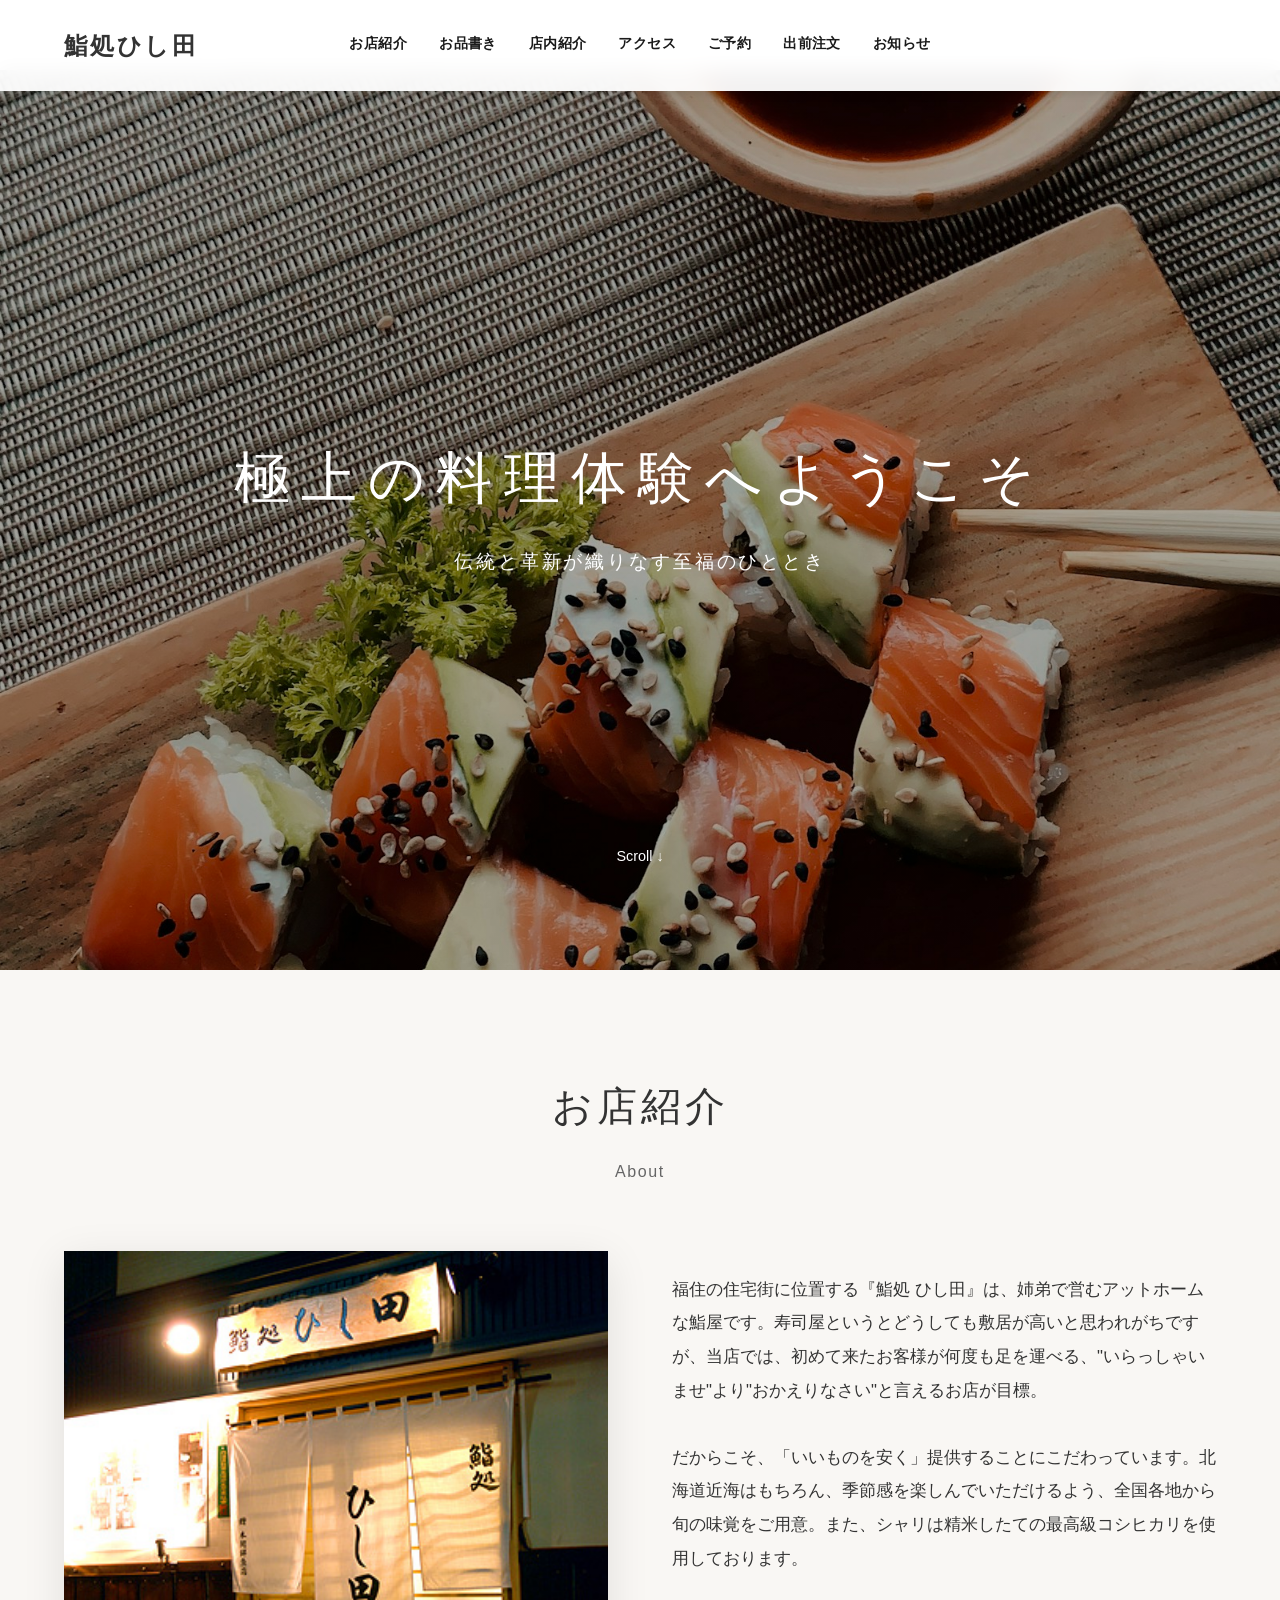
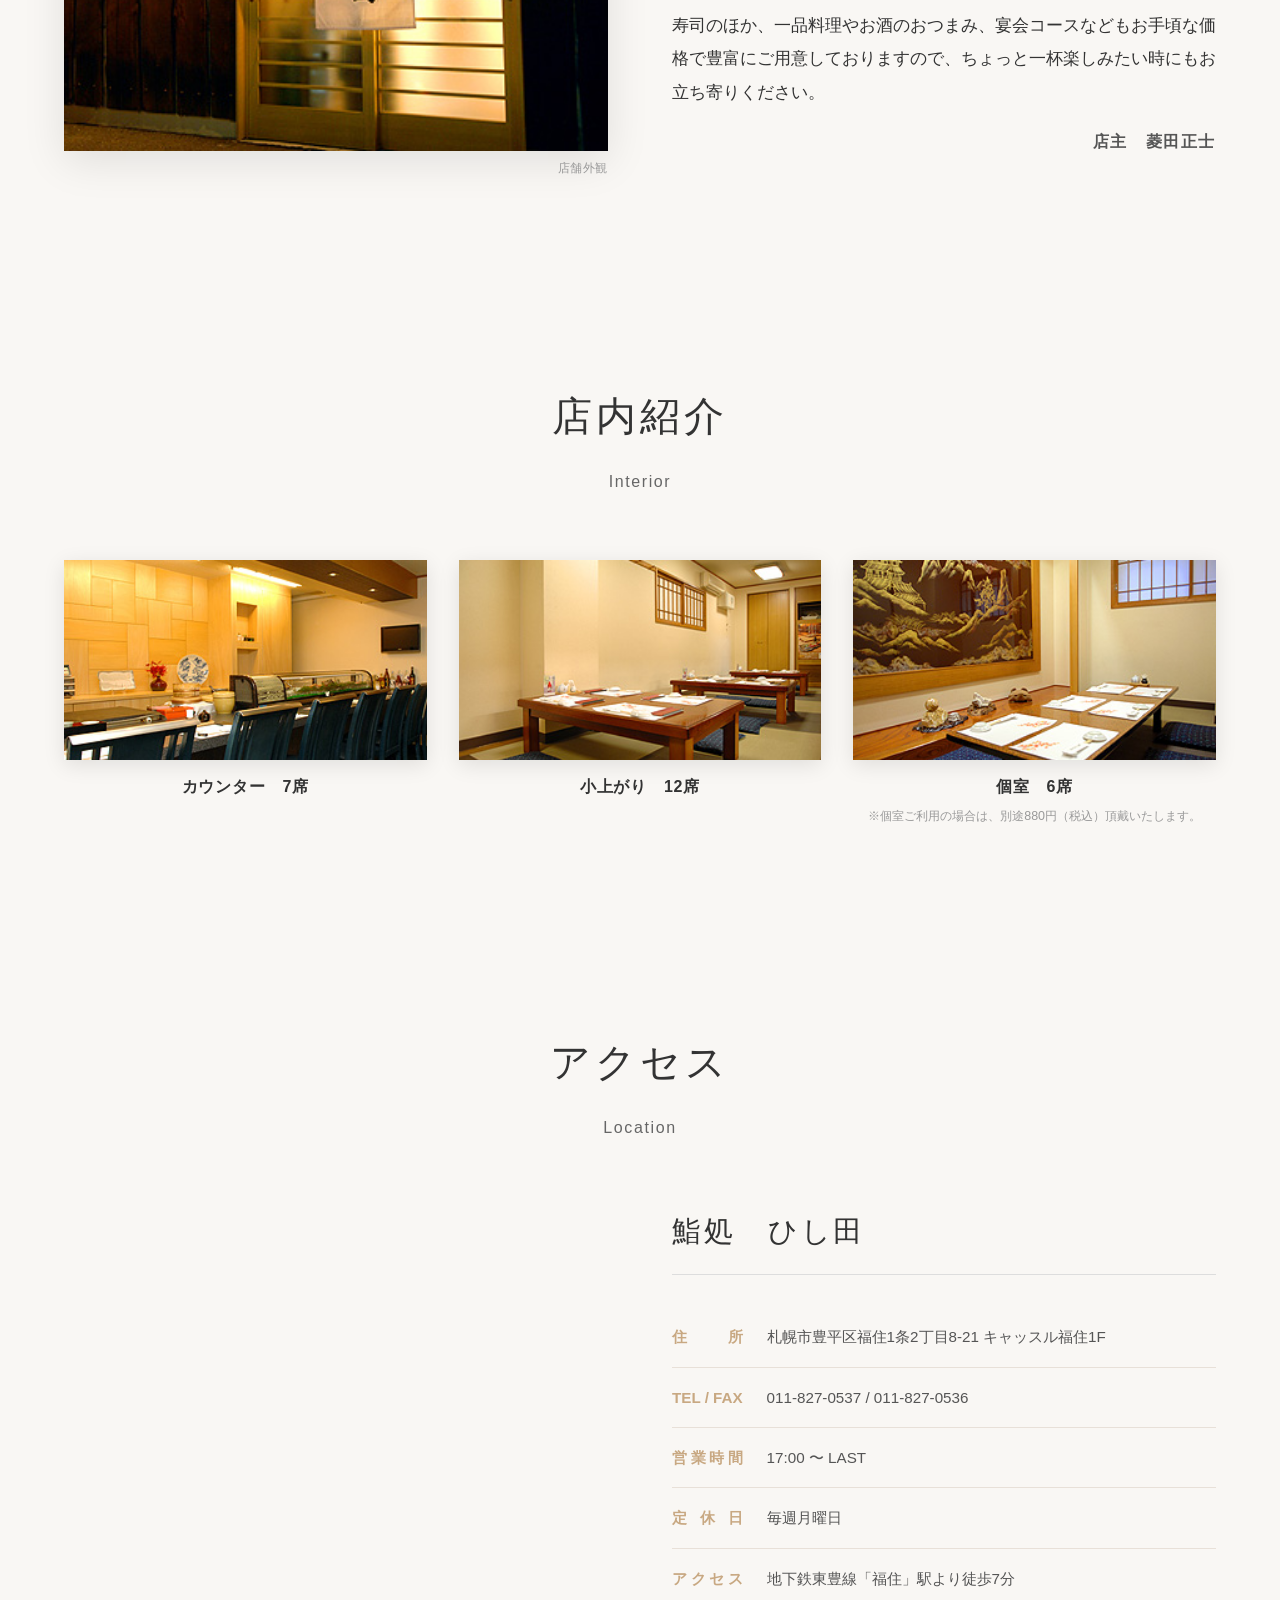
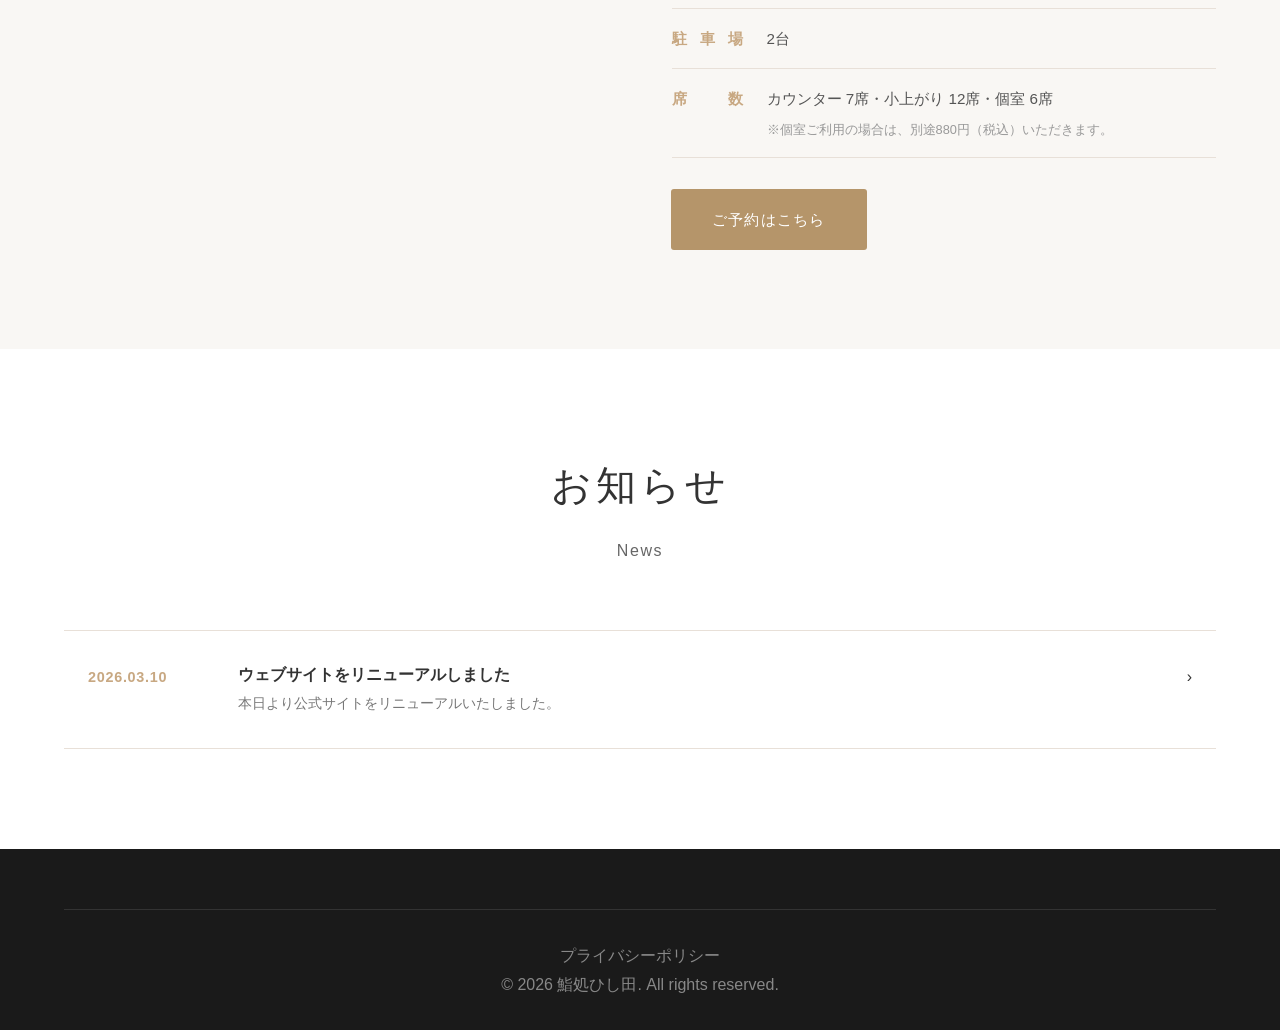
<file: index.html>
<!DOCTYPE html>
<html lang="ja">
<head>
    <meta charset="UTF-8">
    <meta name="viewport" content="width=device-width, initial-scale=1.0">
    <title>鮨処ひし田 - 極上の料理体験</title>
    <link rel="stylesheet" href="styles.css">
</head>
<body>
    <!-- ヘッダー -->
    <header>
        <nav>
            <div class="logo">鮨処ひし田</div>
            <ul class="nav-links">
                <li><a href="#about">お店紹介</a></li>
                <li><a href="menu.html">お品書き</a></li>
                <li><a href="#interior">店内紹介</a></li>
                <li><a href="#shops">アクセス</a></li>
                <li><a href="reserve.html" class="nav-reserve">ご予約</a></li>
                <li><a href="demae.html">出前注文 </a></li>
                <li><a href="news.html">お知らせ</a></li>
            </ul>
            <button class="hamburger" id="hamburger" aria-label="メニュー">
                <span></span>
                <span></span>
                <span></span>
            </button>
        </nav>
    </header>

    <!-- ヒーローセクション -->
    <section class="hero">
        <h1>極上の料理体験へようこそ</h1>
        <p>伝統と革新が織りなす至福のひととき</p>
        <div class="scroll-indicator">Scroll ↓</div>
    </section>

    <!-- お店紹介セクション -->
    <section id="about" class="about">
        <h2 class="section-title">お店紹介</h2>
        <p class="section-subtitle">About</p>
        <div class="about-content">
            <figure class="image-figure">
                <img src="images/shop01.jpg" alt="鸨処 ひし田 店舗外観" class="about-image">
                <figcaption class="image-caption">店舗外観</figcaption>
            </figure>
            <div class="about-text">
                <p>福住の住宅街に位置する『鮨処 ひし田』は、姉弟で営むアットホームな鮨屋です。寿司屋というとどうしても敷居が高いと思われがちですが、当店では、初めて来たお客様が何度も足を運べる、"いらっしゃいませ"より"おかえりなさい"と言えるお店が目標。</p>
                <br>
                <p>だからこそ、「いいものを安く」提供することにこだわっています。北海道近海はもちろん、季節感を楽しんでいただけるよう、全国各地から旬の味覚をご用意。また、シャリは精米したての最高級コシヒカリを使用しております。</p>
                <br>
                <p>寿司のほか、一品料理やお酒のおつまみ、宴会コースなどもお手頃な価格で豊富にご用意しておりますので、ちょっと一杯楽しみたい時にもお立ち寄りください。</p>
                <p class="about-owner">店主　菱田正士</p>
            </div>
        </div>
    </section>

    <!-- 店内紹介セクション -->
    <section id="interior" class="interior">
        <h2 class="section-title">店内紹介</h2>
        <p class="section-subtitle">Interior</p>
        <div class="interior-grid">
            <div class="interior-item">
                <figure class="image-figure">
                    <img src="images/shop02.jpg" alt="カウンター" class="interior-image">
                </figure>
                <p class="interior-label">カウンター　7席</p>
            </div>
            <div class="interior-item">
                <figure class="image-figure">
                    <img src="images/shop03.jpg" alt="小上がり" class="interior-image">
                </figure>
                <p class="interior-label">小上がり　12席</p>
            </div>
            <div class="interior-item">
                <figure class="image-figure">
                    <img src="images/shop04.jpg" alt="個室" class="interior-image">
                </figure>
                <p class="interior-label">個室　6席</p>
                <p class="interior-note">※個室ご利用の場合は、別途880円（税込）頂戴いたします。</p>
            </div>
        </div>
    </section>

    <!-- アクセスセクション -->
    <section id="shops" class="shops">
        <h2 class="section-title">アクセス</h2>
        <p class="section-subtitle">Location</p>
        <div class="shop-detail">
            <figure class="image-figure shop-detail-figure">
                <div class="shop-detail-figure">
                <iframe src="https://www.google.com/maps/embed?pb=!1m18!1m12!1m3!1d2917.096393299482!2d141.4002681!3d43.0183582!2m3!1f0!2f0!3f0!3m2!1i1024!2i768!4f13.1!3m3!1m2!1s0x5f0b2af1089449ad%3A0x6eb2e769b261dbcf!2z6a6o5Yem44Gy44GX55Sw!5e0!3m2!1sja!2sjp!4v1773934660151!5m2!1sja!2sjp" width="100%"
                    height="420"
                    class="shop-map-iframe"
                    allowfullscreen=""
                    loading="lazy"
                    referrerpolicy="no-referrer-when-downgrade"></iframe>
                </div>
            </figure>
            <div class="shop-detail-info">
                <h3>鮨処　ひし田</h3>
                <table class="shop-table">
                    <tr>
                        <th>住　　所</th>
                        <td>札幌市豊平区福住1条2丁目8-21 キャッスル福住1F</td>
                    </tr>
                    <tr>
                        <th>TEL / FAX</th>
                        <td><a href="tel:0118270537">011-827-0537</a> / 011-827-0536</td>
                    </tr>
                    <tr>
                        <th>営業時間</th>
                        <td>17:00 〜 LAST</td>
                    </tr>
                    <tr>
                        <th>定休日</th>
                        <td>毎週月曜日</td>
                    </tr>
                    <tr>
                        <th>アクセス</th>
                        <td>地下鉄東豊線「福住」駅より徒歩7分</td>
                    </tr>
                    <tr>
                        <th>駐車場</th>
                        <td>2台</td>
                    </tr>
                    <tr>
                        <th>席　　数</th>
                        <td>カウンター 7席・小上がり 12席・個室 6席<br>
                            <small>※個室ご利用の場合は、別途880円（税込）いただきます。</small>
                        </td>
                    </tr>
                </table>
                <a href="reserve.html" class="reserve-btn shop-reserve-btn">ご予約はこちら</a>
            </div>
        </div>
    </section>

    <!-- お知らせセクション -->
    <section id="news" class="news">
        <h2 class="section-title">お知らせ</h2>
        <p class="section-subtitle">News</p>
        <ul class="news-list" id="news-list"></ul>
    </section>

    <!-- フッター -->
    <footer>
        <div class="footer-bottom">
            <p><a href="privacy.html" class="footer-privacy">プライバシーポリシー</a></p>
            <p>© 2026 鮨処ひし田. All rights reserved.</p>
        </div>
    </footer>
    <script src="script.js"></script>
    <script src="news.js"></script>
</body>
</html>
</file>
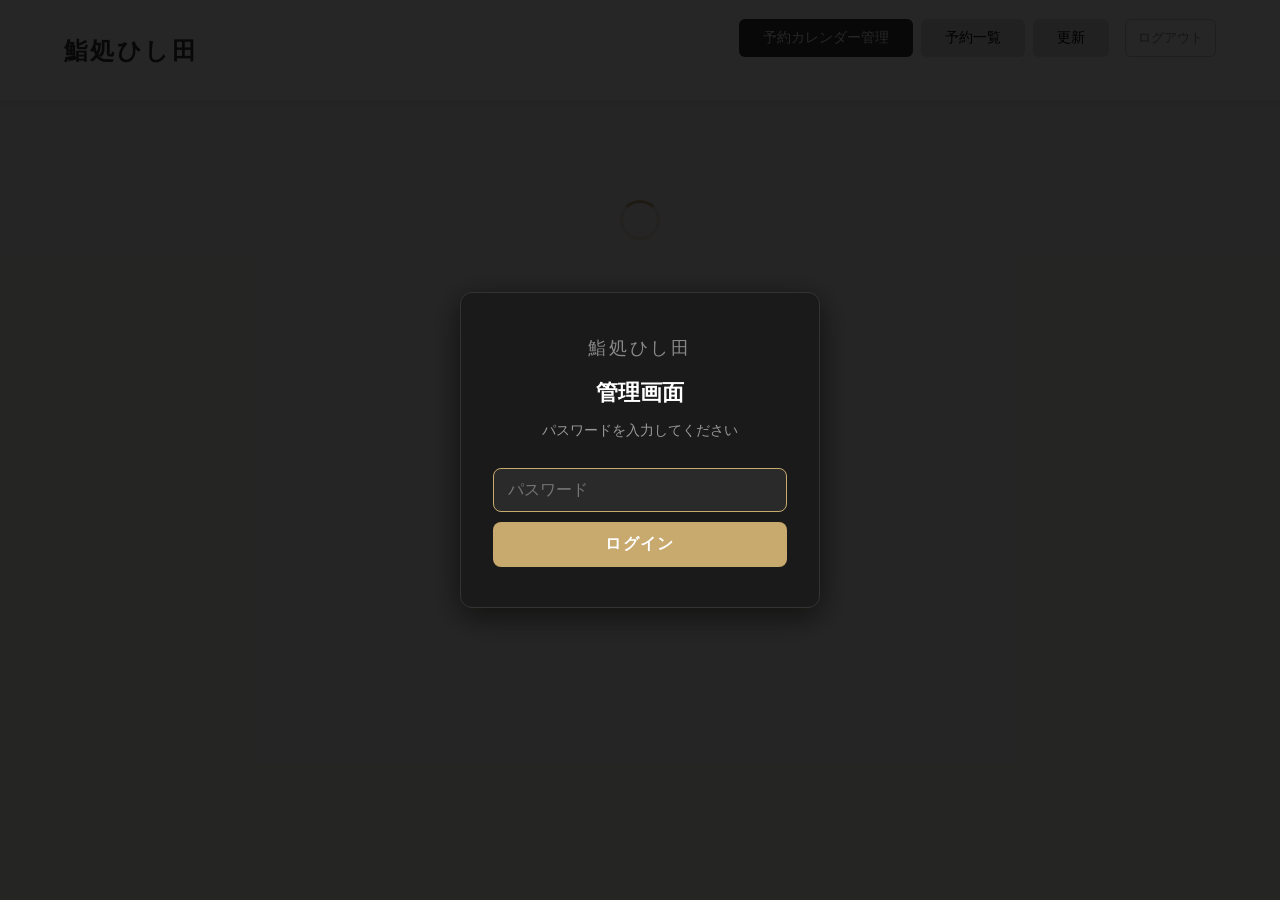
<file: admin.html>
<!DOCTYPE html>
<html lang="ja">
<head>
  <meta charset="UTF-8">
  <meta name="viewport" content="width=device-width, initial-scale=1.0">
  <title>予約カレンダー管理 - 鮨処ひし田</title>
  <link rel="stylesheet" href="admin.css">
  <!-- PWA -->
  <link rel="manifest" href="/manifest.json">
  <meta name="apple-mobile-web-app-capable" content="yes">
  <meta name="apple-mobile-web-app-status-bar-style" content="black-translucent">
  <meta name="apple-mobile-web-app-title" content="ひし田管理">
  <link rel="apple-touch-icon" href="/images/shop01.jpg">
</head>

<body>

    <!-- 管理者ログインオーバーレイ -->
    <div id="login-overlay">
        <div id="login-box">
            <div class="login-logo">鮨処ひし田</div>
            <h2 class="login-title">管理画面</h2>
            <p class="login-sub">パスワードを入力してください</p>
            <input type="password" id="login-password" placeholder="パスワード" autocomplete="current-password">
            <p id="login-error"></p>
            <button id="login-btn">ログイン</button>
        </div>
    </div>

    <!-- ローディングオーバーレイ（通信中に表示） -->
    <div class="loading-overlay" id="loading">
        <div class="spinner"></div>
    </div>

    <!-- ヘッダー -->
    <header>
        <nav>
            <div class="logo">鮨処ひし田</div>
            <span class="admin-label"></span>
            <div class="admin-tabs">
                <button class="tab-btn active" id="tab-btn-calendar">予約カレンダー管理</button>
                <button class="tab-btn" id="tab-btn-reservations">予約一覧 <span id="demae-badge">新着</span></button>
                <button class="tab-btn" id="admin-refresh-btn">更新</button>
                <button class="tab-btn tab-btn-logout" id="logout-btn">ログアウト</button>
            </div>
        </nav>
    </header>

    <!-- メインコンテンツ -->
    <main class="admin-container">

        <!-- カレンダー管理 -->
        <div id="tab-calendar">

            <!-- ぐるぐる -->
            <div id="calendar-loading">
                <div class="spinner"></div>
            </div>

            <div id="calendar-wrap">
                <div id="month-label" class="month-label"></div>
                <div class="calendar" id="calendar">
                    <div class="day-header">日</div>
                    <div class="day-header">月</div>
                    <div class="day-header">火</div>
                    <div class="day-header">水</div>
                    <div class="day-header">木</div>
                    <div class="day-header">金</div>
                    <div class="day-header">土</div>
                </div>
            </div>

        </div>

        <!-- 予約一覧 -->
        <div id="tab-reservations">
            <div class="reservation-list-header">
                <h2>予約一覧</h2>
                <!-- 来店予約のみ スイッチ -->
                <div id="toggle-kaiten-track" class="toggle-track">
                    <div class="toggle-switch">
                        <div id="toggle-kaiten-bg" class="toggle-bg"></div>
                        <div id="toggle-kaiten-thumb" class="toggle-thumb"></div>
                    </div>
                    <span id="toggle-kaiten-label" class="toggle-label">来店予約のみ</span>
                </div>
                <!-- 出前注文のみ スイッチ -->
                <div id="toggle-demae-only-track" class="toggle-track">
                    <div class="toggle-switch">
                        <div id="toggle-demae-bg" class="toggle-bg"></div>
                        <div id="toggle-demae-thumb" class="toggle-thumb"></div>
                    </div>
                    <span id="toggle-demae-label" class="toggle-label">出前注文のみ</span>
                </div>
                <!-- 今日のみ スイッチ -->
                <div id="toggle-today-track" class="toggle-track">
                    <div class="toggle-switch">
                        <div id="toggle-today-bg" class="toggle-bg"></div>
                        <div id="toggle-today-thumb" class="toggle-thumb"></div>
                    </div>
                    <span id="toggle-today-label" class="toggle-label">今日のみ</span>
                </div>
            </div>
            <div id="reservation-list">読み込み中...</div>
        </div>

    </main>

    <!-- 新着出前通知バナー（トップ帯） -->
    <div id="demae-banner">
        新しい出前注文が入りました ― クリックして確認する
    </div>

    <!-- 新着来店予約通知バナー（トップ帯） -->
    <div id="reservation-banner" onclick="dismissReservationBanner()">
        新しい来店予約が入りました ― クリックして確認する
    </div>

    <!-- 新着出前 全画面アラート -->
    <div id="demae-fullscreen-alert">
        <div class="demae-alert-box">
            <div class="demae-alert-icon"><img src="images/icon/delivery_dining.svg" alt="出前"></div>
            <div class="demae-alert-title">新着出前注文！</div>
            <div class="demae-alert-sub">予約一覧タブを確認してください</div>
            <button class="demae-alert-btn" id="demae-alert-confirm-btn">確認する</button>
        </div>
    </div>

    <!-- 予約編集モーダル -->
    <div id="edit-overlay"></div>
    <div id="edit-modal">
        <div class="edit-modal-box">
            <h3 class="edit-modal-title">予約内容の編集</h3>
            <div id="edit-fields"></div>
            <div class="edit-modal-actions">
                <button id="edit-save-btn">保存</button>
                <button id="edit-close-btn">閉じる</button>
            </div>
        </div>
    </div>

    <!-- ステータス変更モーダル -->
    <div class="modal" id="modal">
        <div class="modal-box">
            <h2 id="modal-date"></h2>
            <p class="modal-sub">予約状況を選択してください</p>
            <div class="modal-buttons">
                <button class="modal-btn btn-○" id="modal-btn-circle">○ 空席あり</button>
                <button class="modal-btn btn-△" id="modal-btn-triangle">△ 残りわずか</button>
                <button class="modal-btn btn-×" id="modal-btn-cross">× 満席</button>
            </div>
            <button class="modal-btn btn-cancel" id="modal-btn-cancel">キャンセル</button>
        </div>
    </div>

    <script src="admin.js"></script>
</body>
</html>
</file>
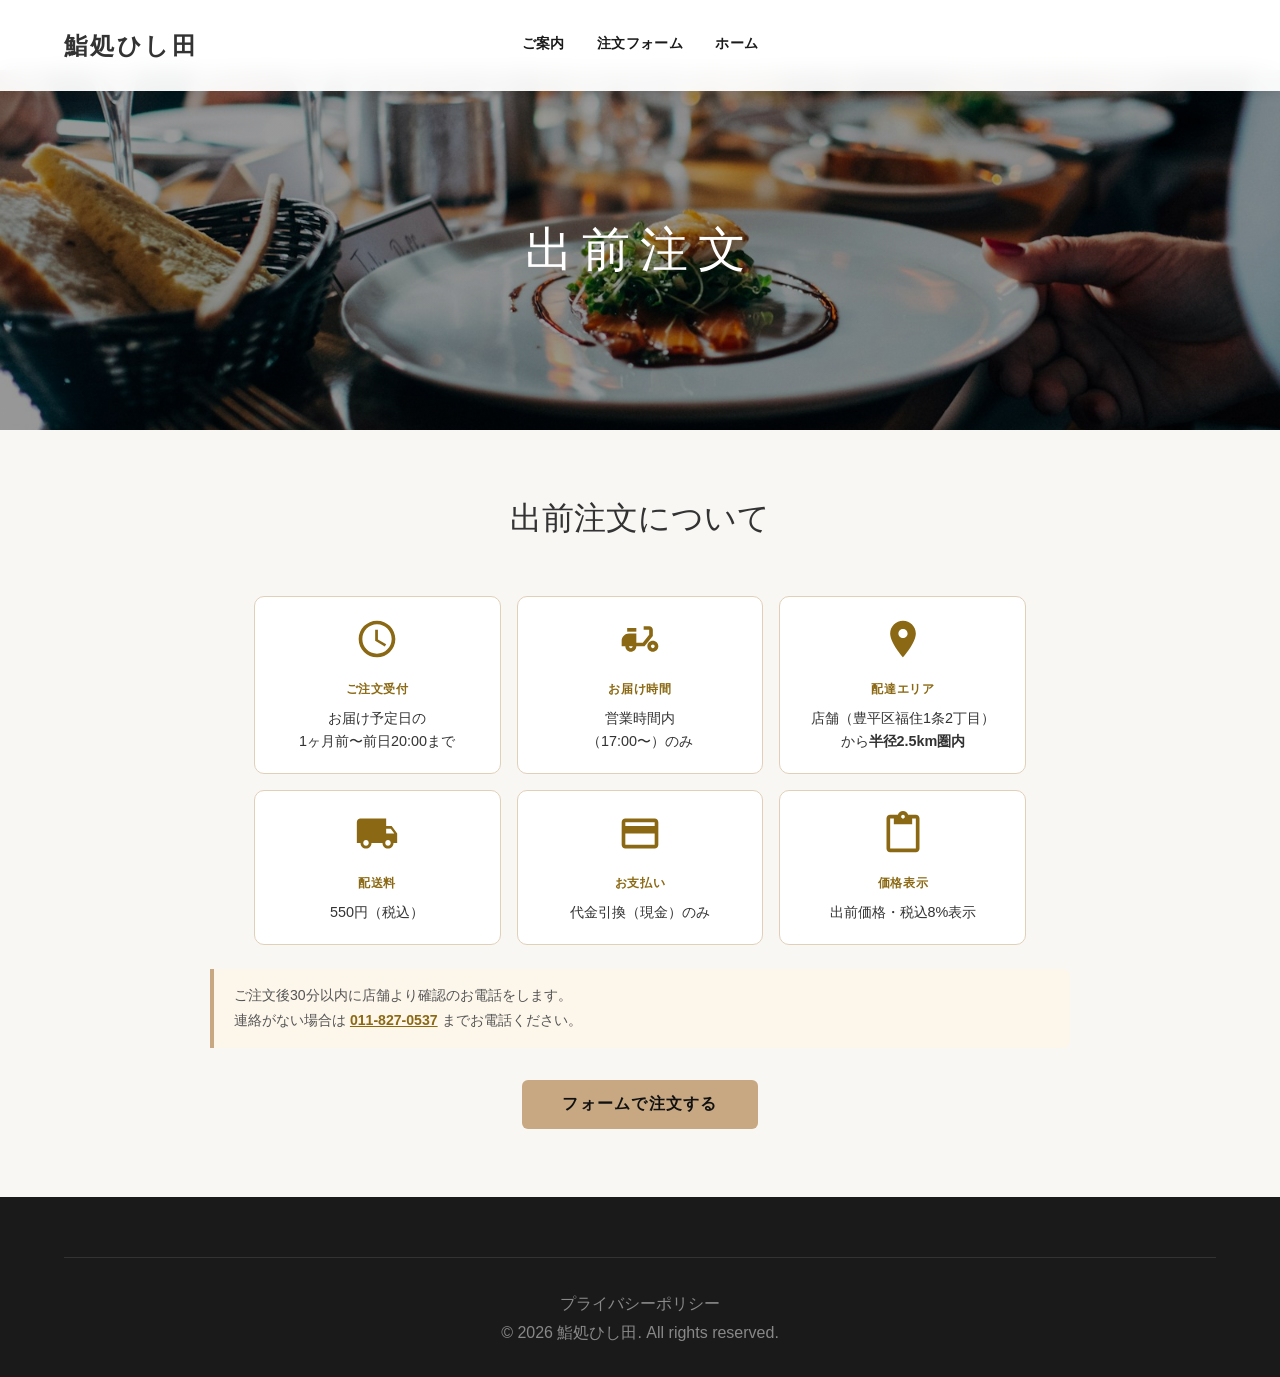
<file: demae.html>
<!DOCTYPE html>
<html lang="ja">
<head>
    <meta charset="UTF-8">
    <meta name="viewport" content="width=device-width, initial-scale=1.0">
    <title>鮨処ひし田 - 出前注文</title>
    <link rel="stylesheet" href="styles.css">
    <link rel="stylesheet" href="demae.css">
</head>
<body>
    <!-- ヘッダー -->
    <header>
        <nav>
            <div class="logo">鮨処ひし田</div>
            <ul class="nav-links">
                <li><a href="#info-section">ご案内</a></li>
                <li><a href="#form-section">注文フォーム</a></li>

                <li><a href="index.html" class="nav-reserve">ホーム</a></li>
            </ul>
            <button class="hamburger" id="hamburger" aria-label="メニュー">
                <span></span>
                <span></span>
                <span></span>
            </button>
        </nav>
    </header>

    <div class="reserve-container">
        <div class="reserve-hero">
            <h1>出前注文</h1>
        </div>

        <div class="reserve-content">

            <!-- ご案内 -->
            <div class="reserve-intro" id="info-section">
                <h2>出前注文について</h2>
            </div>
            <div class="demae-info-grid">
                <div class="demae-info-card">
                    <div class="demae-info-icon"><img src="images/icon/schedule.svg" alt="ご注文受付"></div>
                    <div class="demae-info-label">ご注文受付</div>
                    <div class="demae-info-value">お届け予定日の<br>1ヶ月前〜前日20:00まで</div>
                </div>
                <div class="demae-info-card">
                    <div class="demae-info-icon"><img src="images/icon/delivery_dining.svg" alt="お届け時間"></div>
                    <div class="demae-info-label">お届け時間</div>
                    <div class="demae-info-value">営業時間内<br>（17:00〜）のみ</div>
                </div>
                <div class="demae-info-card">
                    <div class="demae-info-icon"><img src="images/icon/location_on.svg" alt="配達エリア"></div>
                    <div class="demae-info-label">配達エリア</div>
                    <div class="demae-info-value">店舗（豊平区福住1条2丁目）<br>から<strong>半径2.5km圏内</strong></div>
                </div>
                <div class="demae-info-card">
                    <div class="demae-info-icon"><img src="images/icon/local_shipping.svg" alt="配送料"></div>
                    <div class="demae-info-label">配送料</div>
                    <div class="demae-info-value">550円（税込）</div>
                </div>
                <div class="demae-info-card">
                    <div class="demae-info-icon"><img src="images/icon/payment.svg" alt="お支払い"></div>
                    <div class="demae-info-label">お支払い</div>
                    <div class="demae-info-value">代金引換（現金）のみ</div>
                </div>
                <div class="demae-info-card">
                    <div class="demae-info-icon"><img src="images/icon/receipt_long.svg" alt="価格表示"></div>
                    <div class="demae-info-label">価格表示</div>
                    <div class="demae-info-value">出前価格・税込8%表示</div>
                </div>
            </div>
            <div class="demae-info-note">
                ご注文後30分以内に店舗より確認のお電話をします。<br>
                連絡がない場合は <a href="tel:0118270537">011-827-0537</a> までお電話ください。
            </div>

            <!-- フォームを開くボタン -->
            <div class="demae-open-wrap">
                <button type="button" id="open-form-btn" class="demae-open-btn">フォームで注文する</button>
            </div>

            <!-- 注文フォームタイトル -->
            <div class="reserve-intro" id="form-section">
                <h2>注文フォーム</h2>
                <p>受付はお届け予定日の前日20:00までです。</p>
            </div>

            <div class="form-container" id="form-container">
                <form class="demae-form" id="demae-form">

                    <!-- エラー通知 -->
                    <div class="hours-notice" id="form-notice"></div>

                    <!-- お客様情報 -->
                    <div class="section-title section-title--first">お客様情報</div>

                    <div class="form-group">
                        <label>お名前<span class="required">*</span></label>
                        <input type="text" id="f-name" required placeholder="山田 太郎">
                    </div>
                    <div class="form-group">
                        <label>電話番号<span class="required">*</span></label>
                        <input type="tel" id="f-tel" required placeholder="090-0000-0000">
                    </div>
                    <div class="form-group">
                        <label>お届け先住所<span class="required">*</span>
                            <span class="demae-addr-hint">（店舗から半径2.5km圏内）</span>
                        </label>
                        <input type="text" id="f-address" required placeholder="札幌市豊平区〇〇1-2-3">
                    </div>
                    <div class="form-group">
                        <label>お届け希望日<span class="required">*</span></label>
                        <input type="date" id="f-date" required>
                    </div>

                    <!-- 注文内容 -->
                    <div class="section-title section-title--row">
                        <span>ご注文内容</span>
                        <span class="demae-price-hint">※ すべて税込み価格</span>
                    </div>

                    <!-- カテゴリ・品目プルダウン -->
                    <div class="add-item-row">
                        <div>
                            <label>カテゴリ</label>
                            <select id="sel-category">
                                <option value="">カテゴリを選択</option>
                            </select>
                        </div>
                        <div>
                            <label>品目</label>
                            <select id="sel-item">
                                <option value="">品目を選択</option>
                            </select>
                        </div>
                        <div>
                            <label>個数</label>
                            <select id="inp-qty">
                                <option value="1">1</option>
                                <option value="2">2</option>
                                <option value="3">3</option>
                                <option value="4">4</option>
                                <option value="5">5</option>
                                <option value="6">6</option>
                                <option value="7">7</option>
                                <option value="8">8</option>
                                <option value="9">9</option>
                                <option value="10">10</option>
                            </select>
                        </div>
                        <div class="add-item-col-end">
                            <button type="button" class="add-btn">追加</button>
                        </div>
                    </div>

                    <!-- 注文リスト -->
                    <div id="order-list">
                        <div class="order-list-empty" id="order-list-empty">まだ品目が選択されていません</div>
                    </div>

                    <!-- 小計 -->
                    <div class="subtotal-bar">
                        <span class="subtotal-label">注文小計</span>
                        <span class="subtotal-amount" id="subtotal-display">0円</span>
                    </div>

                    <!-- 備考 -->
                    <div class="form-group form-group--mt">
                        <label>備考（任意）</label>
                        <textarea id="f-notes" rows="3" placeholder="アレルギー・配達時間のご希望など"></textarea>
                    </div>

                    <button type="submit" class="form-submit-btn" id="form-submit-btn">
                        注文内容を確認する
                    </button>
                </form>
                <div id="form-result"></div>
            </div>

        </div>
    </div>

    <!-- 確認モーダル -->
    <div id="confirm-modal">
        <div class="confirm-modal-inner">
            <h3>注文内容のご確認</h3>
            <table class="confirm-table">
                <tr><th>お名前</th><td id="c-name"></td></tr>
                <tr><th>電話番号</th><td id="c-tel"></td></tr>
                <tr><th>お届け先</th><td id="c-address"></td></tr>
                <tr><th>お届け希望日</th><td id="c-date"></td></tr>
                <tr><th>ご注文内容</th><td><div class="confirm-items" id="c-items"></div></td></tr>
                <tr><th>小計</th><td id="c-subtotal"></td></tr>
                <tr><th>配送料</th><td>550円</td></tr>
                <tr class="confirm-total-row"><th>合計</th><td id="c-total"></td></tr>
                <tr><th>お支払い</th><td>代金引換</td></tr>
            </table>
            <div class="confirm-notice">
                ご注文後30分以内に店舗より確認のお電話をいたします。<br>
                連絡がない場合は <strong>011-827-0537</strong> までお電話ください。<br>
                ※ 価格はすべて出前価格・税込8%です。
            </div>
            <div class="confirm-modal-btns">
                <button class="btn-back">修正する</button>
                <button class="btn-confirm" id="btn-confirm-submit">この内容で注文する</button>
            </div>
        </div>
    </div>

    <!-- フッター -->
    <footer>
        <div class="footer-bottom">
            <p><a href="privacy.html" class="footer-privacy">プライバシーポリシー</a></p>
            <p>© 2026 鮨処ひし田. All rights reserved.</p>
        </div>
    </footer>

    <script src="demae.js"></script>
</body>
</html>
</file>
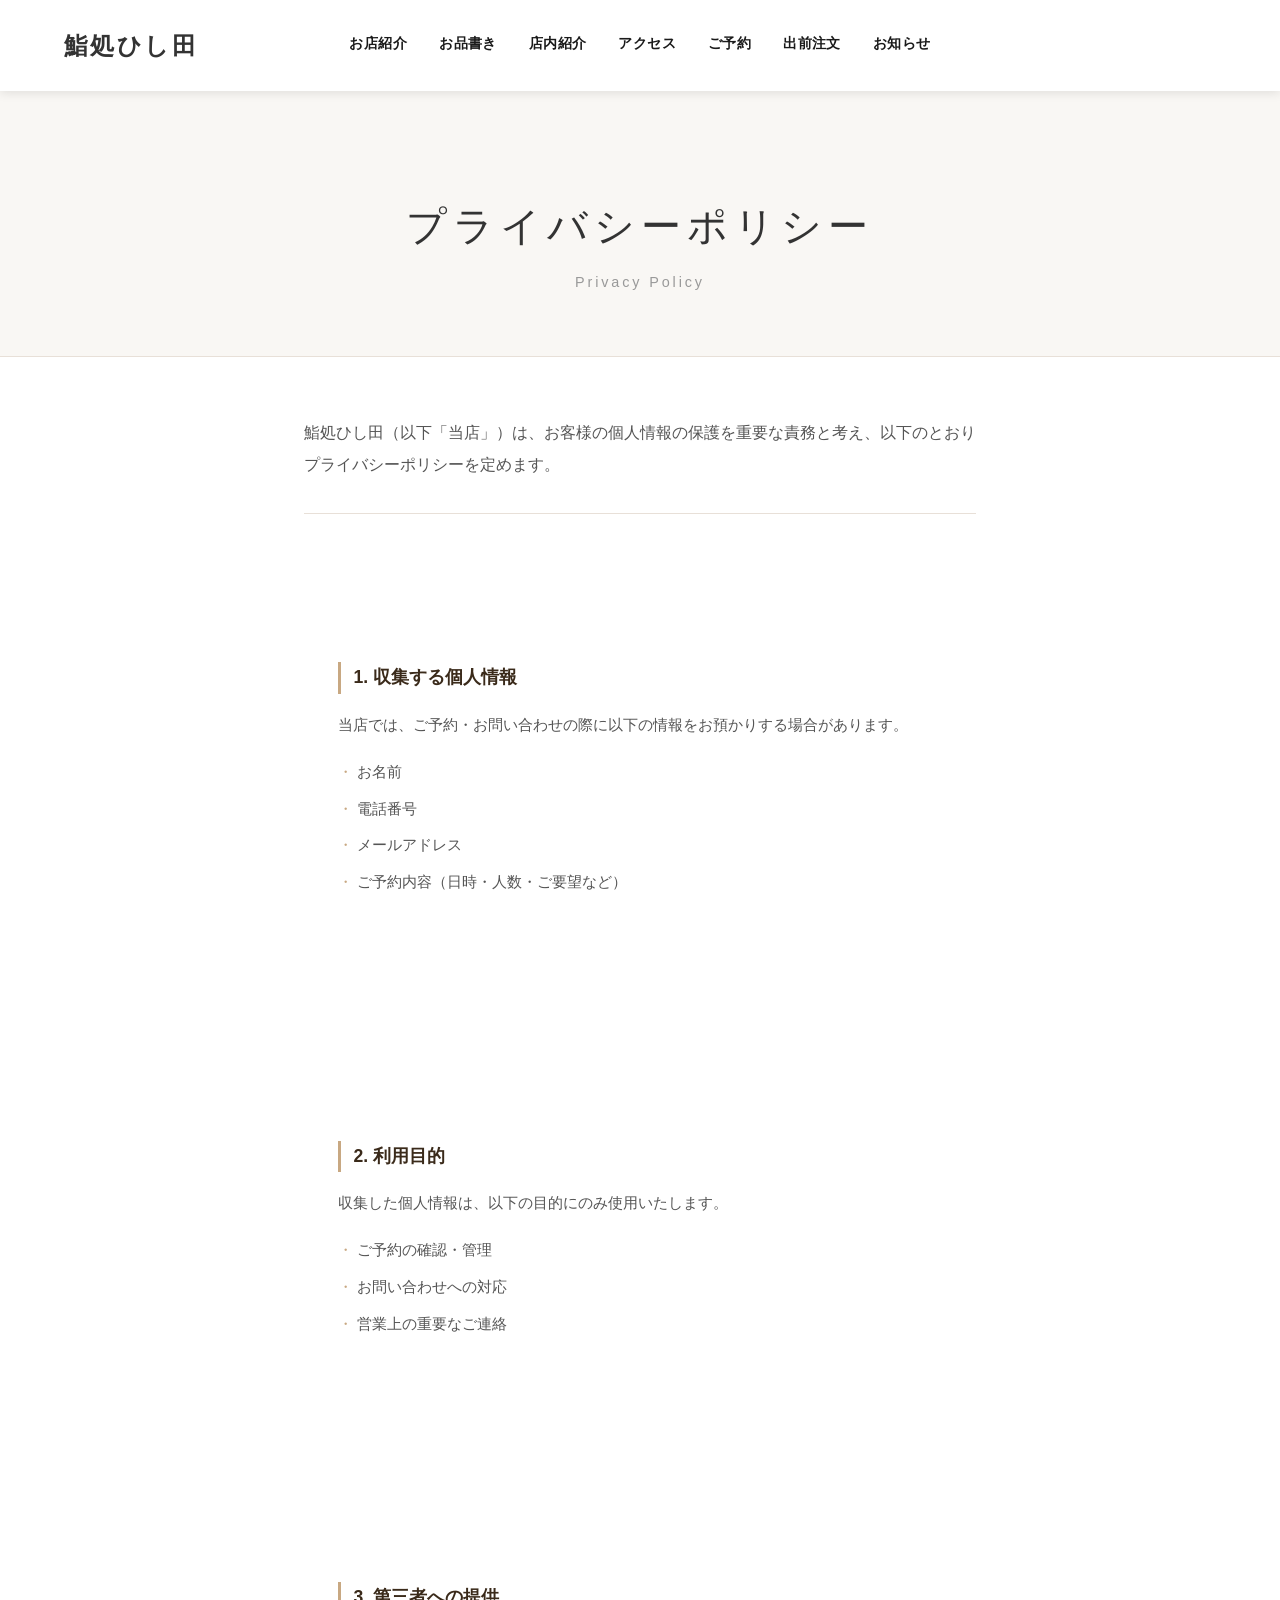
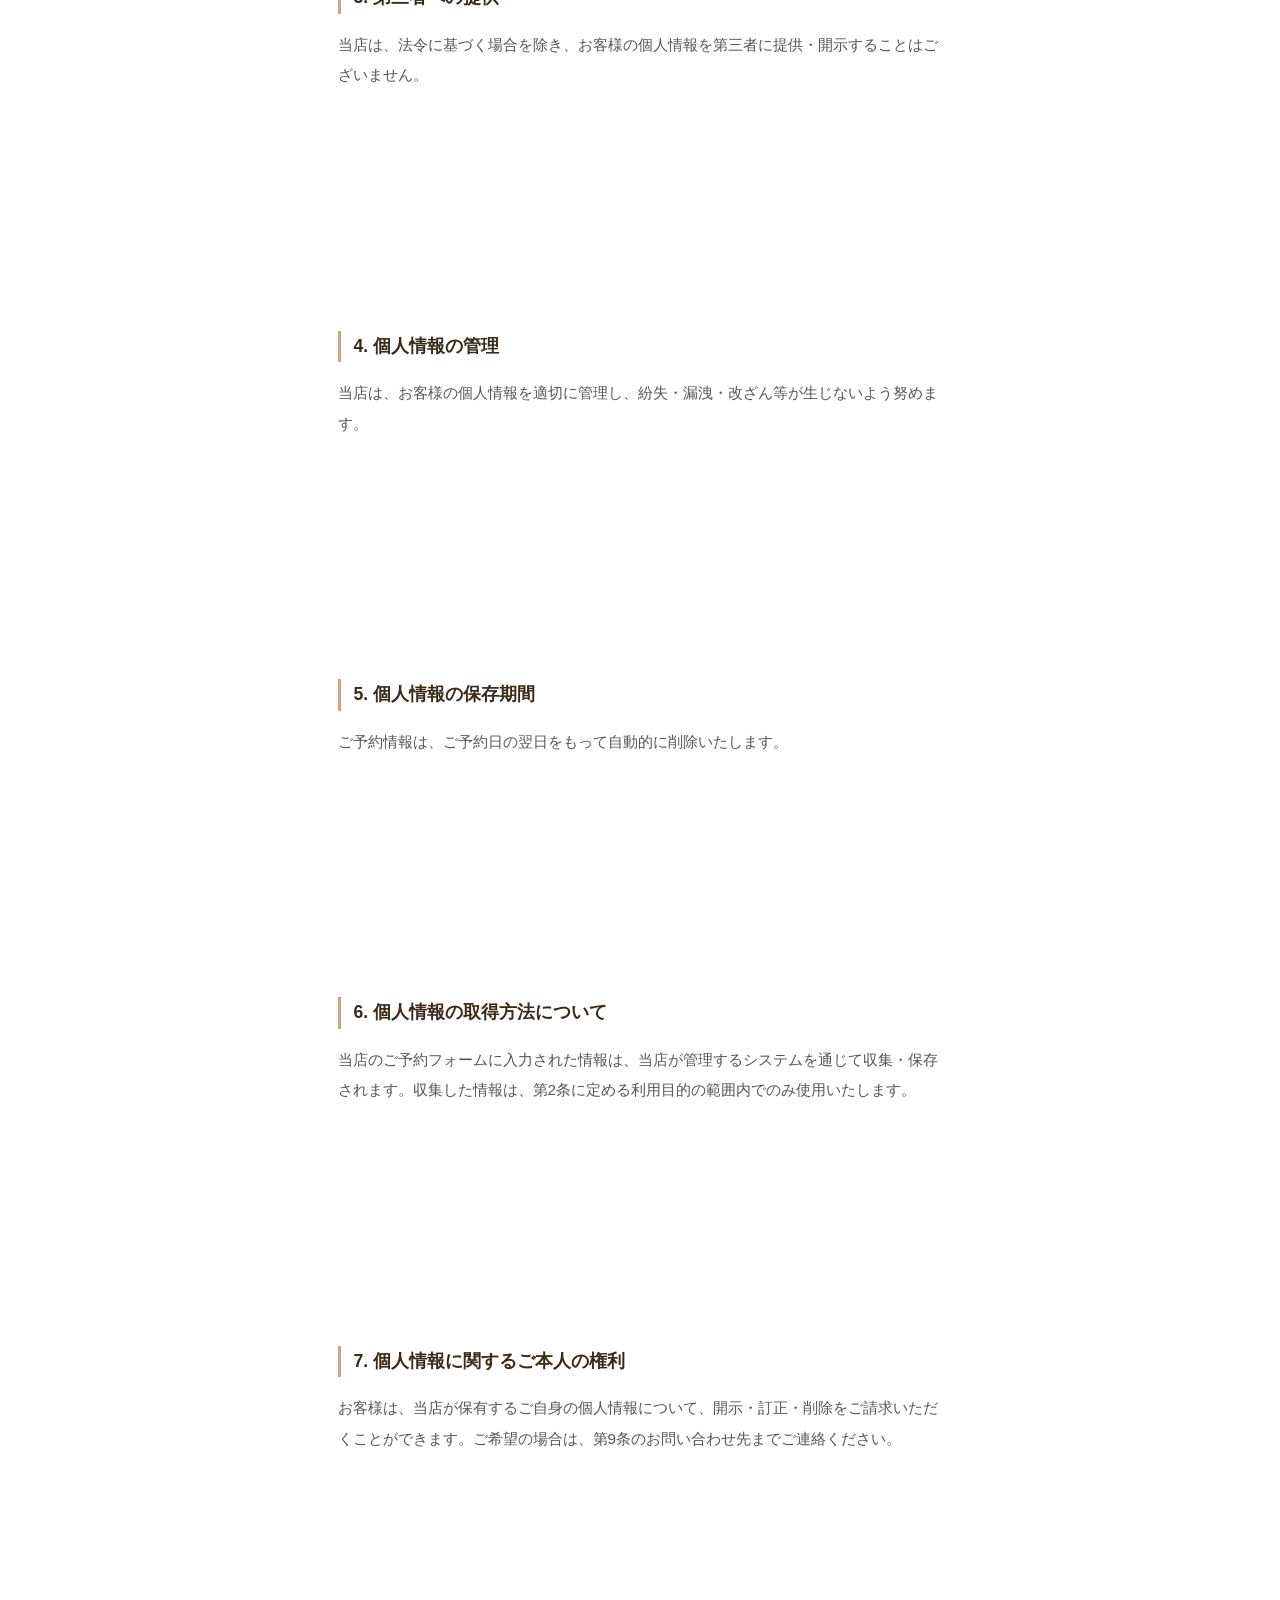
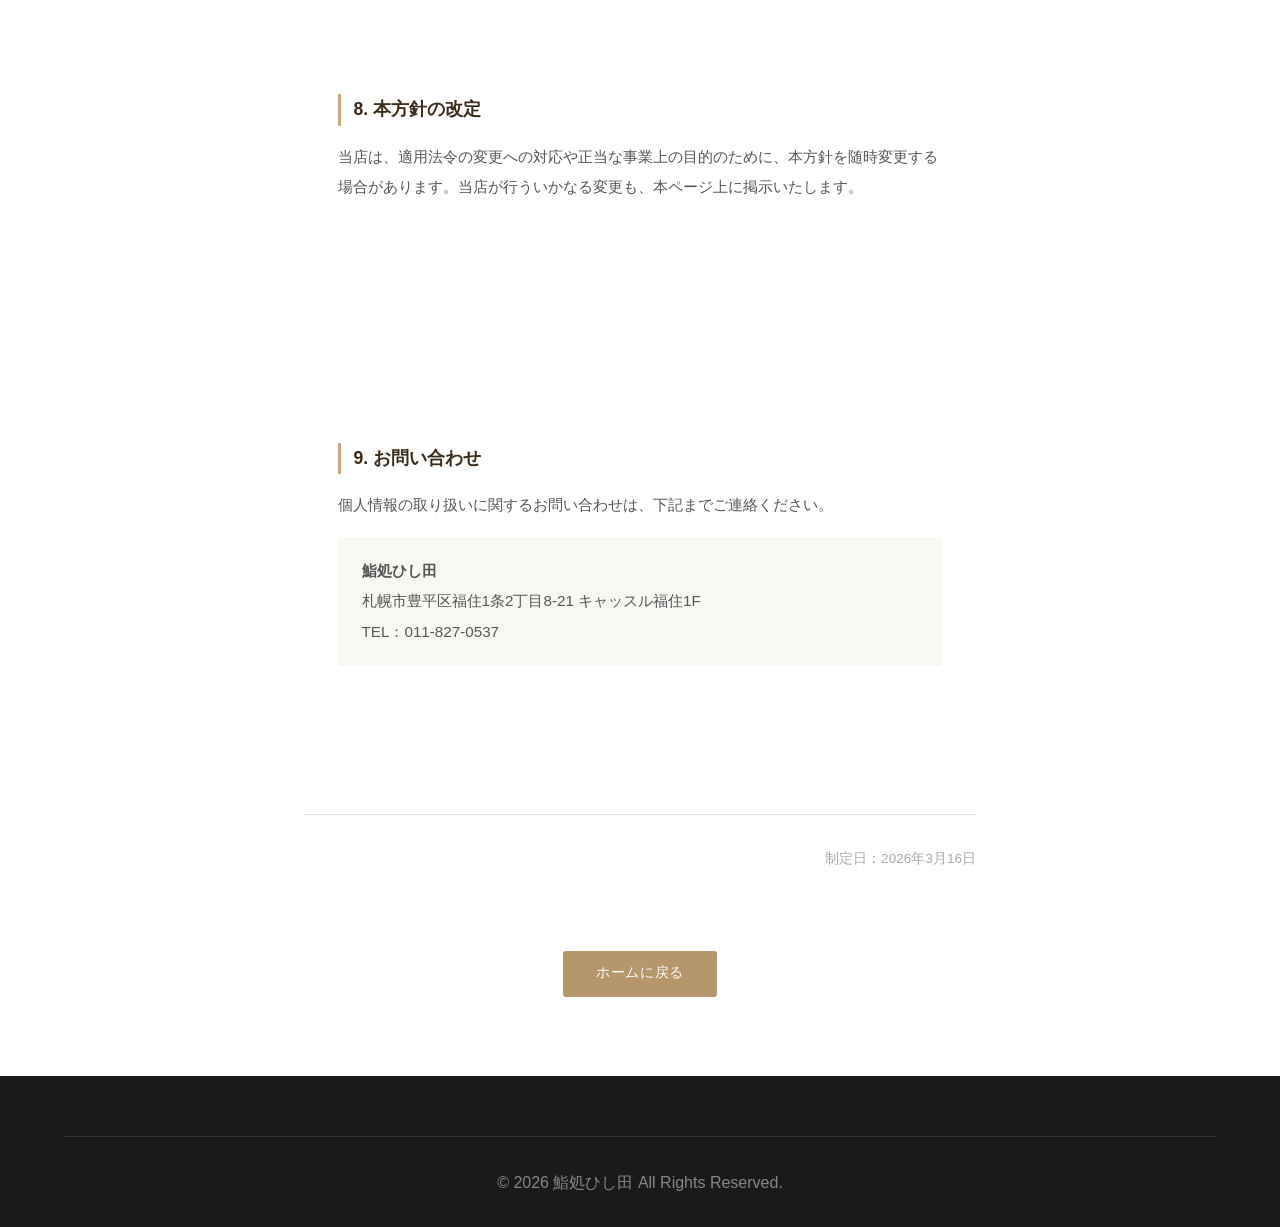
<file: privacy.html>
<!DOCTYPE html>
<html lang="ja">
<head>
  <meta charset="UTF-8">
  <meta name="viewport" content="width=device-width, initial-scale=1.0">
  <title>プライバシーポリシー | 鮨処ひし田</title>
  <link rel="stylesheet" href="styles.css">
</head>
<body>

  <header class="header">
    <div class="header-inner">
      <nav>
        <div class="logo">鮨処ひし田</div>
        <button class="hamburger" id="hamburger" aria-label="メニューを開く">
          <span></span>
          <span></span>
          <span></span>
        </button>
        <ul class="nav-links" id="nav-links">
          <li><a href="index.html#about">お店紹介</a></li>
          <li><a href="menu.html">お品書き</a></li>
          <li><a href="index.html#interior">店内紹介</a></li>
          <li><a href="index.html#shops">アクセス</a></li>
          <li><a href="reserve.html" class="nav-reserve">ご予約</a></li>
          <li><a href="demae.html">出前注文</a></li>
          <li><a href="news.html">お知らせ</a></li>
        </ul>
      </nav>
    </div>
  </header>

  <div class="privacy-hero">
    <h1>プライバシーポリシー</h1>
    <p>Privacy Policy</p>
  </div>

  <main class="privacy-container">

    <p class="privacy-intro">
      鮨処ひし田（以下「当店」）は、お客様の個人情報の保護を重要な責務と考え、以下のとおりプライバシーポリシーを定めます。
    </p>

    <section class="privacy-section">
      <h2>1. 収集する個人情報</h2>
      <p>当店では、ご予約・お問い合わせの際に以下の情報をお預かりする場合があります。</p>
      <ul>
        <li>お名前</li>
        <li>電話番号</li>
        <li>メールアドレス</li>
        <li>ご予約内容（日時・人数・ご要望など）</li>
      </ul>
    </section>

    <section class="privacy-section">
      <h2>2. 利用目的</h2>
      <p>収集した個人情報は、以下の目的にのみ使用いたします。</p>
      <ul>
        <li>ご予約の確認・管理</li>
        <li>お問い合わせへの対応</li>
        <li>営業上の重要なご連絡</li>
      </ul>
    </section>

    <section class="privacy-section">
      <h2>3. 第三者への提供</h2>
      <p>当店は、法令に基づく場合を除き、お客様の個人情報を第三者に提供・開示することはございません。</p>
    </section>

    <section class="privacy-section">
      <h2>4. 個人情報の管理</h2>
      <p>当店は、お客様の個人情報を適切に管理し、紛失・漏洩・改ざん等が生じないよう努めます。</p>
    </section>

    <section class="privacy-section">
        <h2>5. 個人情報の保存期間</h2>
        <p>ご予約情報は、ご予約日の翌日をもって自動的に削除いたします。
</p>
    </section>

    <section class="privacy-section">
      <h2>6. 個人情報の取得方法について</h2>
      <p>当店のご予約フォームに入力された情報は、当店が管理するシステムを通じて収集・保存されます。収集した情報は、第2条に定める利用目的の範囲内でのみ使用いたします。</p>
    </section>

    <section class="privacy-section">
      <h2>7. 個人情報に関するご本人の権利</h2>
      <p>お客様は、当店が保有するご自身の個人情報について、開示・訂正・削除をご請求いただくことができます。ご希望の場合は、第9条のお問い合わせ先までご連絡ください。</p>
    </section>

    <section class="privacy-section">
      <h2>8. 本方針の改定</h2>
      <p>当店は、適用法令の変更への対応や正当な事業上の目的のために、本方針を随時変更する場合があります。当店が行ういかなる変更も、本ページ上に掲示いたします。</p>
    </section>

    <section class="privacy-section">
      <h2>9. お問い合わせ</h2>
      <p>個人情報の取り扱いに関するお問い合わせは、下記までご連絡ください。</p>
      <div class="privacy-contact">
        <p><strong>鮨処ひし田</strong></p>
        <p>札幌市豊平区福住1条2丁目8-21 キャッスル福住1F</p>
        <p>TEL：011-827-0537</p>
      </div>
    </section>

    <p class="privacy-date">制定日：2026年3月16日</p>

    <div class="privacy-back">
      <a href="index.html" class="reserve-btn">ホームに戻る</a>
    </div>

  </main>

  <footer>
    <div class="footer-bottom">
      <p>&copy; 2026 鮨処ひし田 All Rights Reserved.</p>
    </div>
  </footer>

  <script src="script.js"></script>
</body>
</html>
</file>
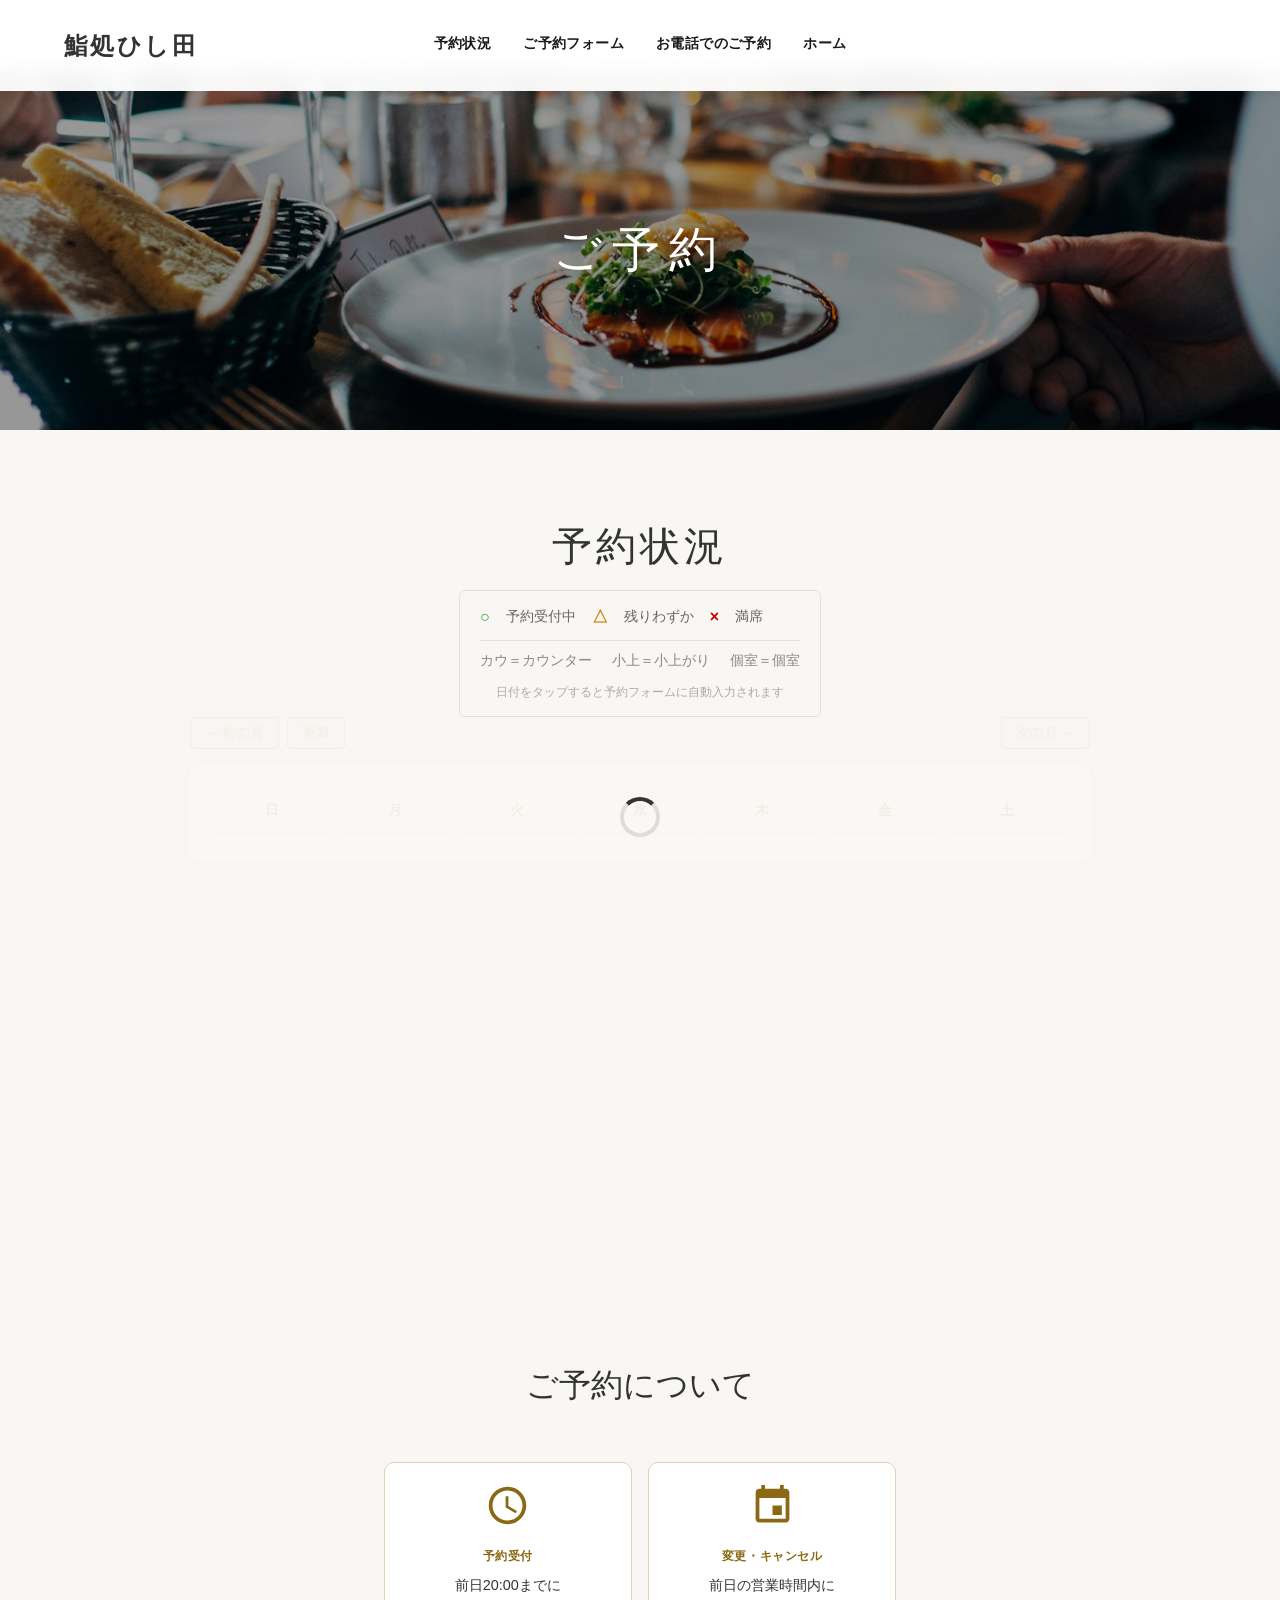
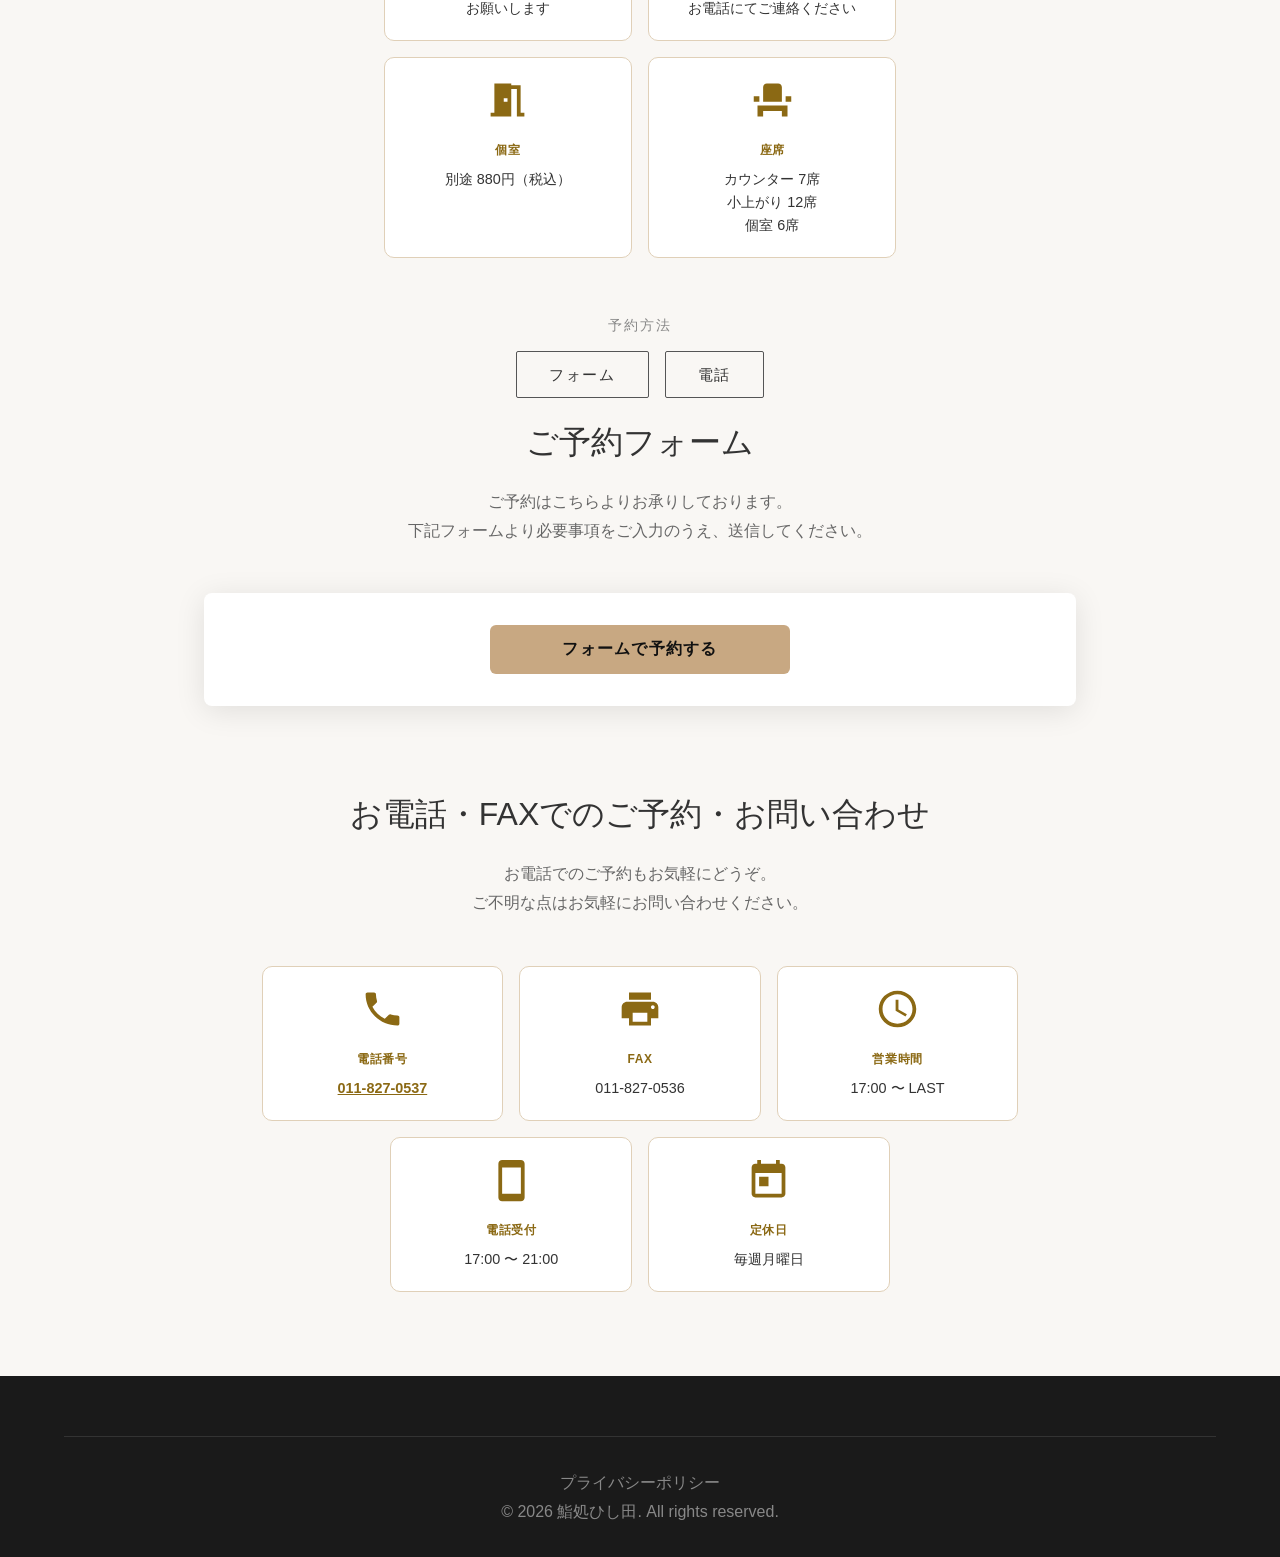
<file: reserve.html>
<!DOCTYPE html>
<html lang="ja">
<head>
    <meta charset="UTF-8">
    <meta name="viewport" content="width=device-width, initial-scale=1.0">
    <title>鮨処ひし田 - ご予約</title>
    <link rel="stylesheet" href="styles.css">
    <link rel="stylesheet" href="reserve.css">
</head>
<body>
    <!-- ヘッダー -->
    <header>
        <nav>
            <div class="logo">鮨処ひし田</div>
            <ul class="nav-links">
                <li><a href="#calendar">予約状況</a></li>
                <li><a href="#form-section">ご予約フォーム</a></li>
                <li><a href="#phone-section">お電話でのご予約</a></li>
                <li><a href="index.html" class="nav-reserve">ホーム</a></li>
            </ul>
            <button class="hamburger" id="hamburger" aria-label="メニュー">
                <span></span>
                <span></span>
                <span></span>
            </button>
        </nav>
    </header>

    <!-- 予約セクション -->
    <div class="reserve-container">
    <div class="reserve-hero">
        <h1>ご予約</h1>
    </div>
    <!-- 予約状況 -->
    <section id="calendar">
        <h2>予約状況</h2>
        <div class="calendar-legend-center">
        <div class="calendar-legend" style="margin-bottom:0;">
            <div class="calendar-legend-row">
                <span class="legend-badge legend-o">○</span><span>予約受付中</span>
                <span class="legend-badge legend-d">△</span><span>残りわずか</span>
                <span class="legend-badge legend-x">×</span><span>満席</span>
            </div>
            <div class="calendar-legend-divider"></div>
            <div class="calendar-legend-row legend-seats">
                <span>カウ＝カウンター</span>
                <span>小上＝小上がり</span>
                <span>個室＝個室</span>
            </div>
            <p class="calendar-legend-hint">日付をタップすると予約フォームに自動入力されます</p>
        </div>
        </div>
        <div class="calendar-section-inner">
            <div id="calendar-loading">
                <div class="spinner"></div>
            </div>
            <div id="calendar-wrap">
                <div class="calendar-wrap">
                    <div class="calendar-nav">
                        <div class="calendar-nav-left">
                            <button id="prev-month" class="month-btn">← 前の月</button>
                            <button id="refresh-btn" class="month-btn">更新</button>
                        </div>
                        <div id="month-label" class="month-label"></div>
                        <div class="calendar-nav-right">
                            <button id="next-month" class="month-btn">次の月 →</button>
                        </div>
                    </div>
                    <div class="calendar" id="calendar-grid">
                        <div class="day-header">日</div>
                        <div class="day-header">月</div>
                        <div class="day-header">火</div>
                        <div class="day-header">水</div>
                        <div class="day-header">木</div>
                        <div class="day-header">金</div>
                        <div class="day-header">土</div>
                    </div>
                </div>
            </div>
        </div>
    </section>

    <!-- 予約コンテンツ -->
    <div class="reserve-content">
        <!-- ご予約について -->
        <div class="reserve-intro" id="forminfo-section">
            <h2>ご予約について</h2>
        </div>
        <div class="demae-info-grid demae-info-grid-2col">
            <div class="demae-info-card">
                <div class="demae-info-icon"><img src="images/icon/schedule.svg" alt="予約受付"></div>
                <div class="demae-info-label">予約受付</div>
                <div class="demae-info-value">前日20:00までに<br>お願いします</div>
            </div>
            <div class="demae-info-card">
                <div class="demae-info-icon"><img src="images/icon/event.svg" alt="変更・キャンセル"></div>
                <div class="demae-info-label">変更・キャンセル</div>
                <div class="demae-info-value">前日の営業時間内に<br>お電話にてご連絡ください</div>
            </div>
            <div class="demae-info-card">
                <div class="demae-info-icon"><img src="images/icon/meeting_room.svg" alt="個室"></div>
                <div class="demae-info-label">個室</div>
                <div class="demae-info-value">別途 880円（税込）</div>
            </div>
            <div class="demae-info-card">
                <div class="demae-info-icon"><img src="images/icon/event_seat.svg" alt="座席"></div>
                <div class="demae-info-label">座席</div>
                <div class="demae-info-value">カウンター 7席<br>小上がり 12席<br>個室 6席</div>
            </div>
        </div>

        <!-- 予約方法ナビゲーション -->
        <div class="reserve-method-section">
            <p class="reserve-method-label">予約方法</p>
            <div class="reserve-method-nav">
                <a href="#form-section" class="reserve-method-btn">フォーム</a>
                <a href="#phone-section" class="reserve-method-btn">電話</a>
            </div>
        </div>

        <div class="reserve-intro" id="form-section">
            <h2>ご予約フォーム</h2>
            <p>ご予約はこちらよりお承りしております。<br>
               下記フォームより必要事項をご入力のうえ、送信してください。</p>
        </div>

        <!-- フォームコンテナ -->
        <div class="form-container">
            <!-- フォームを開くボタン -->
            <button class="form-open-btn" id="form-open-btn">
                フォームで予約する
            </button>

            <!-- インラインフォーム -->
            <div id="inline-form-wrap">
                <form class="reserve-form" id="reserve-form">
                    <div class="form-group">
                        <label>お名前<span class="required">*</span></label>
                        <input type="text" id="f-name" required placeholder="山田 太郎">
                    </div>
                    <div class="form-group">
                        <label>メールアドレス<span class="required">*</span></label>
                        <input type="email" id="f-email" required placeholder="example@email.com">
                    </div>
                    <div class="form-group">
                        <label>電話番号<span class="required">*</span></label>
                        <input type="tel" id="f-tel" required placeholder="090-0000-0000">
                    </div>
                    <div class="form-group">
                        <label>来店日<span class="required">*</span></label>
                        <input type="date" id="f-date" required>
                    </div>
                    <div class="form-group">
                        <label>来店時刻<span class="required">*</span></label>
                        <select id="f-time" required>
                            <option value="">時刻を選択してください</option>
                            <option value="17時00分">17時00分</option>
                            <option value="17時30分">17時30分</option>
                            <option value="18時00分">18時00分</option>
                            <option value="18時30分">18時30分</option>
                            <option value="19時00分">19時00分</option>
                            <option value="19時30分">19時30分</option>
                            <option value="20時00分">20時00分</option>
                        </select>
                    </div>
                    <div class="form-group">
                        <label>来店人数<span class="required">*</span></label>
                        <select id="f-count" required>
                            <option value="">人数を選択してください</option>
                            <option value="1名">1名</option>
                            <option value="2名">2名</option>
                            <option value="3名">3名</option>
                            <option value="4名">4名</option>
                            <option value="5名">5名</option>
                            <option value="6名">6名</option>
                            <option value="7名">7名</option>
                            <option value="8名">8名</option>
                            <option value="9名">9名</option>
                            <option value="10名">10名</option>
                            <option value="11名">11名</option>
                            <option value="12名">12名</option>
                        </select>
                    </div>
                    <div class="form-group">
                        <label>ご利用プラン<span class="required">*</span></label>
                        <select id="f-plan" required>
                            <option value="">プランを選択してください</option>
                            <option value="フリープラン">フリープラン</option>
                            <option value="6000円コース">6000円コース</option>
                            <option value="7000円コース">7000円コース</option>
                            <option value="8000円コース">8000円コース</option>
                        </select>
                    </div>
                    <div class="form-group">
                        <label>座席タイプ<span class="required">*</span></label>
                        <select id="f-seat" required>
                            <option value="">座席を選択してください</option>
                            <option value="カウンター">カウンター</option>
                            <option value="小上がり">小上がり</option>
                            <option value="個室">個室（+880円）</option>
                        </select>
                        <p class="seat-note" id="seat-note">※ 選択された日の個室はすでに満席です</p>
                    </div>

                    <button type="submit" class="form-submit-btn" id="form-submit-btn">
                        予約を送信する
                    </button>
                </form>
                <div id="form-result"></div>
            </div>
        </div>

        <!-- お問い合わせ情報 -->
        <div class="reserve-intro" id="phone-section">
            <h2>お電話・FAXでのご予約・お問い合わせ</h2>
            <p>お電話でのご予約もお気軽にどうぞ。<br>
               ご不明な点はお気軽にお問い合わせください。</p>
        </div>
        <div class="demae-info-grid-flex">
            <div class="demae-info-card">
                <div class="demae-info-icon"><img src="images/icon/phone.svg" alt="電話番号"></div>
                <div class="demae-info-label">電話番号</div>
                <div class="demae-info-value"><a href="tel:0118270537" class="tel-link">011-827-0537</a></div>
            </div>
            <div class="demae-info-card">
                <div class="demae-info-icon"><img src="images/icon/print.svg" alt="FAX"></div>
                <div class="demae-info-label">FAX</div>
                <div class="demae-info-value">011-827-0536</div>
            </div>
            <div class="demae-info-card">
                <div class="demae-info-icon"><img src="images/icon/schedule.svg" alt="営業時間"></div>
                <div class="demae-info-label">営業時間</div>
                <div class="demae-info-value">17:00 〜 LAST</div>
            </div>
            <div class="demae-info-card">
                <div class="demae-info-icon"><img src="images/icon/smartphone.svg" alt="電話受付"></div>
                <div class="demae-info-label">電話受付</div>
                <div class="demae-info-value">17:00 〜 21:00</div>
            </div>
            <div class="demae-info-card">
                <div class="demae-info-icon"><img src="images/icon/today.svg" alt="定休日"></div>
                <div class="demae-info-label">定休日</div>
                <div class="demae-info-value">毎週月曜日</div>
            </div>
        </div>
    </div>
    </div>

    <!-- 確認モーダル -->
    <div id="confirm-modal">
        <div class="confirm-modal-inner">
            <h3>予約内容のご確認</h3>
            <table class="confirm-table">
                <tr><th>お名前</th><td id="c-name"></td></tr>
                <tr><th>メールアドレス</th><td id="c-email"></td></tr>
                <tr><th>電話番号</th><td id="c-tel"></td></tr>
                <tr><th>来店日</th><td id="c-date"></td></tr>
                <tr><th>来店時刻</th><td id="c-time"></td></tr>
                <tr><th>来店人数</th><td id="c-count"></td></tr>
                <tr><th>ご利用プラン</th><td id="c-plan"></td></tr>
                <tr><th>座席タイプ</th><td id="c-seat"></td></tr>
            </table>
            <div class="confirm-modal-btns">
                <button class="btn-back" id="btn-confirm-back">修正する</button>
                <button class="btn-confirm" id="btn-confirm-submit">この内容で予約する</button>
            </div>
        </div>
    </div>

    <!-- フッター -->
    <footer>
        <div class="footer-bottom">
            <p><a href="privacy.html" class="footer-privacy">プライバシーポリシー</a></p>
            <p>© 2026 鮨処ひし田. All rights reserved.</p>
        </div>
    </footer>
    <script src="calender.js"></script>
</body>
</html>
</file>
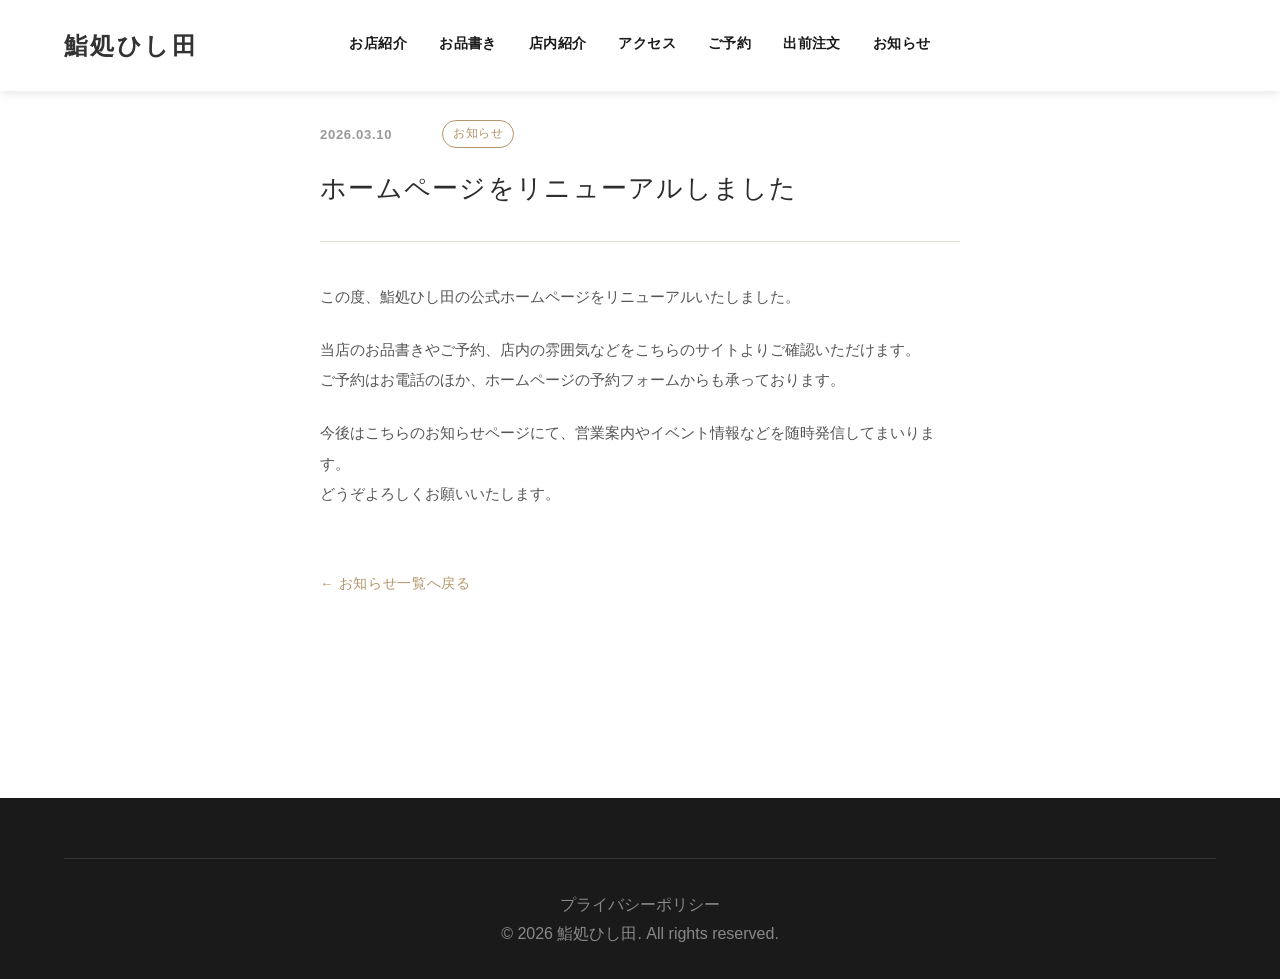
<file: news/new_pages.html>
<!DOCTYPE html>
<html lang="ja">
<head>
  <meta charset="UTF-8">
  <meta name="viewport" content="width=device-width, initial-scale=1.0">
  <title>お知らせ | 鮨処ひし田</title>
  <link rel="stylesheet" href="../styles.css">
  <link rel="stylesheet" href="news.css">
</head>
<body>

  <header>
        <nav>
            <div class="logo">鮨処ひし田</div>
            <ul class="nav-links">
                <li><a href="../index.html#about">お店紹介</a></li>
                <li><a href="../menu.html">お品書き</a></li>
                <li><a href="../index.html#interior">店内紹介</a></li>
                <li><a href="../index.html#shops">アクセス</a></li>
                <li><a href="../reserve.html" class="nav-reserve">ご予約</a></li>
                <li><a href="../demae.html">出前注文 </a></li>
                <li><a href="..//news.html">お知らせ</a></li>
            </ul>
            <button class="hamburger" id="hamburger" aria-label="メニュー">
                <span></span>
                <span></span>
                <span></span>
            </button>
        </nav>
    </header>

  <div class="news-container">

    <div class="news-article">

      <!-- メタ情報 -->
      <div class="news-article-meta">
        <span class="news-date">2026.03.10</span>
        <span class="news-tag">お知らせ</span>
      </div>

      <!-- タイトル -->
      <h1 class="news-article-title">ホームページをリニューアルしました</h1>

      <hr class="news-article-divider">

      <!-- 本文 -->
      <div class="news-article-body">
        <p>この度、鮨処ひし田の公式ホームページをリニューアルいたしました。</p>
        <p>
          当店のお品書きやご予約、店内の雰囲気などをこちらのサイトよりご確認いただけます。<br>
          ご予約はお電話のほか、ホームページの予約フォームからも承っております。
        </p>
        <p>
          今後はこちらのお知らせページにて、営業案内やイベント情報などを随時発信してまいります。<br>
          どうぞよろしくお願いいたします。
        </p>
      </div>
        <!-- 戻るリンク -->
      <a href="../news.html" class="news-article-back">← お知らせ一覧へ戻る</a>
    </div>

  </div>

  <!-- フッター（既存のものをそのままコピー） -->
  <footer>
        <div class="footer-bottom">
            <p><a href="../privacy.html" class="footer-privacy">プライバシーポリシー</a></p>
            <p>© 2026 鮨処ひし田. All rights reserved.</p>
        </div>
    </footer>

    <script src="../script.js"></script>

</body>
</html>
</file>
<file: styles.css>
html {
    scroll-behavior: smooth;
}

/* トースト通知 */
#toast-container {
    position: fixed;
    top: 80px;
    right: 20px;
    z-index: 9999;
    display: flex;
    flex-direction: column;
    gap: 10px;
    pointer-events: none;
}
.toast {
    background: rgba(42, 32, 22, 0.93);
    color: #f5f0ea;
    border-left: 4px solid #c0392b;
    padding: 14px 20px;
    border-radius: 4px;
    font-size: 0.9rem;
    line-height: 1.6;
    max-width: 320px;
    box-shadow: 0 4px 16px rgba(0,0,0,0.25);
    opacity: 0;
    transform: translateX(40px);
    transition: opacity 0.3s ease, transform 0.3s ease;
    pointer-events: auto;
}
.toast.show {
    opacity: 1;
    transform: translateX(0);
}
.toast.hide {
    opacity: 0;
    transform: translateX(40px);
}

* {
    margin: 0;
    padding: 0;
    box-sizing: border-box;
}

body {
    font-family: 'Yu Gothic', 'Hiragino Kaku Gothic ProN', 'Meiryo', sans-serif;
    color: #333;
    line-height: 1.8;
    overflow-x: hidden;
}

/* ヘッダー */
header {
    position: fixed;
    top: 0;
    left: 0;
    width: 100%;
    background: rgba(255, 255, 255, 0.95);
    backdrop-filter: blur(10px);
    z-index: 1000;
    box-shadow: 0 2px 10px rgba(0, 0, 0, 0.1);
}

nav {
    display: flex;
    justify-content: space-between;
    align-items: center;
    padding: 1.5rem 5%;
    max-width: 1400px;
    margin: 0 auto;
    position: relative;
}

.logo {
    font-size: 1.5rem;
    font-weight: bold;
    letter-spacing: 0.1em;
}

.nav-links {
    display: flex;
    flex-wrap: nowrap;
    gap: 2rem;
    list-style: none;
    position: absolute;
    left: 50%;
    transform: translateX(-50%);
    align-items: center;
}

.nav-links li {
    flex-shrink: 0;
    min-width: max-content;
}

.nav-links a {
    text-decoration: none;
    color: #1a1a1a;
    font-size: 0.85rem;
    font-weight: 600;
    letter-spacing: 0.03em;
    white-space: nowrap !important;
    display: inline-block;
    transition: color 0.3s, border-bottom 0.3s;
    padding-bottom: 3px;
    border-bottom: 2px solid transparent;
}

.nav-links a:hover {
    color: #c8a882;
    border-bottom: 2px solid #c8a882;
}

.reserve-btn {
    display: inline-block;
    margin: 40px auto 0;
    text-align: center;
    font-size: 0.85rem;
    color: white;
    text-decoration: none;
    letter-spacing: 0.05em;
    padding: 0.6rem 2rem;
    background-color: #b5956a;
    box-shadow: 0 0 0 1px #b5956a;
    border-radius: 2px;
}

.reserve-btn:active {
    transform: translateY(2px);
    box-shadow: 0 0 0 1px #b5956a, 0 1px 4px rgba(181, 149, 106, 0.2);
}

/* ヒーローセクション */
.hero {
    height: 100vh;
    background: linear-gradient(rgba(0, 0, 0, 0.3), rgba(0, 0, 0, 0.3)),
                url('images/hero.jpg') center/cover;
    display: flex;
    flex-direction: column;
    justify-content: center;
    align-items: center;
    text-align: center;
    color: white;
    margin-top: 70px;
}

.hero h1 {
    font-size: 3.5rem;
    font-weight: 300;
    letter-spacing: 0.2em;
    margin-bottom: 1rem;
    animation: fadeInUp 1s ease;
}

.hero p {
    font-size: 1.2rem;
    letter-spacing: 0.15em;
    margin-bottom: 2rem;
    animation: fadeInUp 1.2s ease;
}

.scroll-indicator {
    position: absolute;
    bottom: 30px;
    font-size: 0.9rem;
    animation: bounce 2s infinite;
}

@keyframes fadeInUp {
    from {
        opacity: 0;
        transform: translateY(30px);
    }
    to {
        opacity: 1;
        transform: translateY(0);
    }
}

@keyframes bounce {
    0%, 100% { transform: translateY(0); }
    50% { transform: translateY(-10px); }
}

/* セクション共通 */
section {
    padding: 100px 5%;
    max-width: 1400px;
    margin: 0 auto;
}

.section-title {
    font-size: 2.5rem;
    text-align: center;
    margin-bottom: 1rem;
    font-weight: 300;
    letter-spacing: 0.1em;
}

.section-subtitle {
    text-align: center;
    font-size: 1rem;
    color: #666;
    margin-bottom: 4rem;
    letter-spacing: 0.1em;
}

/* About セクション */
.about {
    background: #f9f7f4;
}

.about-content {
    display: grid;
    grid-template-columns: 1fr 1fr;
    gap: 4rem;
    align-items: center;
}

.about-text {
    font-size: 1.05rem;
    line-height: 2;
}

.about-image {
    width: 100%;
    height: 500px;
    object-fit: cover;
    box-shadow: 0 10px 40px rgba(0, 0, 0, 0.1);
}

.image-figure {
    display: flex;
    flex-direction: column;
}

.image-caption {
    font-size: 0.78rem;
    color: #999;
    margin-top: 0.4rem;
    text-align: right;
    letter-spacing: 0.05em;
}

/* コンセプトセクション（未使用・削除済み） */

/* 店内紹介セクション */
.interior {
    background: #f9f7f4;
}

.interior-grid {
    display: grid;
    grid-template-columns: repeat(3, 1fr);
    gap: 2rem;
}

.interior-item {
    text-align: center;
}

.interior-image {
    width: 100%;
    height: 200px;
    object-fit: cover;
    box-shadow: 0 5px 20px rgba(0, 0, 0, 0.1);
    transition: transform 0.3s;
}

.interior-item:hover .interior-image {
    transform: scale(1.03);
}

.interior-label {
    margin-top: 0.8rem;
    font-size: 1rem;
    font-weight: 600;
    letter-spacing: 0.05em;
}

.interior-note {
    font-size: 0.78rem;
    color: #999;
    margin-top: 0.3rem;
    line-height: 1.5;
}

.about-owner {
    font-size: 1rem;
    font-weight: 600;
    color: #555;
    letter-spacing: 0.1em;
    text-align: right;
    margin-top: 1rem;
}

/* 店舗セクション */
.shops {
    background: #f9f7f4;
}

.shop-detail {
    display: grid;
    grid-template-columns: 1fr 1fr;
    gap: 4rem;
    align-items: start;
}

.shop-detail-figure {
    position: sticky;
    top: 100px;
}

.shop-detail-image {
    width: 100%;
    height: 420px;
    object-fit: cover;
    box-shadow: 0 10px 40px rgba(0, 0, 0, 0.12);
}

.shop-detail-info h3 {
    font-size: 1.8rem;
    font-weight: 400;
    letter-spacing: 0.1em;
    margin-bottom: 2rem;
    padding-bottom: 1rem;
    border-bottom: 1px solid #ddd;
}

.shop-table {
    width: 100%;
    border-collapse: collapse;
    font-size: 0.95rem;
    line-height: 1.8;
}

.shop-table tr {
    border-bottom: 1px solid #e8e0d8;
}

.shop-table th {
    width: 3em;
    padding: 1rem 1.5rem 1rem 0;
    color: #c8a882;
    font-weight: 600;
    white-space: nowrap;
    vertical-align: top;
    text-align: justify;
    text-align-last: justify;
}


.shop-table td {
    padding: 1rem 0;
    color: #555;
    vertical-align: top;
}

.shop-table td a {
    color: #555;
    text-decoration: none;
}

.shop-table td a:hover {
    color: #c8a882;
}

.shop-table td small {
    display: block;
    font-size: 0.8rem;
    color: #999;
    margin-top: 0.3rem;
}

.shop-reserve-btn {
    display: inline-block;
    margin-top: 2rem;
    text-decoration: none;
    padding: 1rem 2.5rem;
    font-size: 0.95rem;
    letter-spacing: 0.08em;
}

/* 旧カードスタイル（使用しないが残す） */
.shop-grid {
    display: grid;
    grid-template-columns: repeat(3, 1fr);
    gap: 2rem;
}

.shop-card {
    background: white;
    overflow: hidden;
    box-shadow: 0 5px 20px rgba(0, 0, 0, 0.1);
    transition: transform 0.3s, box-shadow 0.3s;
    cursor: pointer;
}

.shop-card:hover {
    transform: translateY(-5px);
    box-shadow: 0 10px 30px rgba(0, 0, 0, 0.15);
}

.shop-image {
    width: 100%;
    height: 250px;
    object-fit: cover;
}

.shop-info {
    padding: 2rem;
}

.shop-info h3 {
    font-size: 1.3rem;
    margin-bottom: 0.5rem;
}

.shop-info p {
    color: #666;
    font-size: 0.95rem;
}

/* お知らせセクション */
.news {
    padding: 100px 5%;
    max-width: 1400px;
    margin: 0 auto;
}

.news-list {
    display: flex;
    flex-direction: column;
    gap: 0;
    list-style: none;
    border-top: 1px solid #e8e0d8;
}

.news-item {
    display: flex;
    align-items: flex-start;
    gap: 2.5rem;
    padding: 2rem 1.5rem;
    background: white;
    border-bottom: 1px solid #e8e0d8;
    transition: background 0.25s, padding-left 0.25s;
    cursor: pointer;
}

.news-item:hover {
    background: #fdf9f5;
    padding-left: 2.5rem;
}

.news-date {
    font-size: 0.9rem;
    font-weight: 600;
    color: #c8a882;
    letter-spacing: 0.05em;
    min-width: 110px;
    padding-top: 0.15rem;
    flex-shrink: 0;
}

.news-body {
    flex: 1;
}

.news-title {
    font-size: 1rem;
    font-weight: 600;
    color: #333;
    margin-bottom: 0.3rem;
    line-height: 1.5;
}

.news-text {
    font-size: 0.9rem;
    color: #777;
    line-height: 1.7;
}

.news-empty {
    padding: 2rem;
    color: #aaa;
    font-size: 0.95rem;
    text-align: center;
}

.news-link {
    display: contents;
    text-decoration: none;
    color: inherit;
}

/* 予約ページ用スタイル */
.reserve-container {
    min-height: 100vh;
    background: #f9f7f4;
}

.reserve-hero {
    background: linear-gradient(rgba(0, 0, 0, 0.4), rgba(0, 0, 0, 0.4)),
                url('images/reserve-hero.jpg') center/cover;
    height: 40vh;
    display: flex;
    flex-direction: column;
    align-items: center;
    justify-content: center;
    gap: 1rem;
    color: white;
    margin-top: 70px;
}

.reserve-hero h1 {
    font-size: 3rem;
    font-weight: 300;
    letter-spacing: 0.2em;
}

/* 予約方法ナビゲーション */
.reserve-method-section {
    text-align: center;
    padding: 2rem 5% 1rem;
}

.reserve-method-label {
    font-size: 0.85rem;
    letter-spacing: 0.15em;
    color: #888;
    margin-bottom: 0.8rem;
}

.reserve-method-nav {
    display: flex;
    justify-content: center;
    gap: 1rem;
}

.reserve-method-btn {
    display: inline-block;
    padding: 0.55rem 2rem;
    border: 1px solid #555;
    color: #333;
    text-decoration: none;
    font-size: 0.95rem;
    letter-spacing: 0.1em;
    border-radius: 2px;
    transition: background 0.2s, color 0.2s;
}

.reserve-method-btn:hover {
    background: #333;
    color: #fff;
}

.reserve-content {
    max-width: 1000px;
    margin: 0 auto;
    padding: 60px 5%;
}

/* スクロール対象セクションの固定ヘッダー分オフセット */
#form-section,
#phone-section {
    scroll-margin-top: 90px;
}

.reserve-intro {
    text-align: center;
    margin-bottom: 3rem;
}

.reserve-intro h2 {
    font-size: 2rem;
    margin-bottom: 1rem;
    font-weight: 300;
}

.reserve-intro p {
    color: #666;
    line-height: 1.8;
}

.form-container {
    background: white;
    padding: 2rem;
    border-radius: 8px;
    box-shadow: 0 5px 30px rgba(0, 0, 0, 0.1);
    display: flex;
    justify-content: center;
}

.form-container iframe {
    width: 100%;
    max-width: 700px;
    height: 600px;
    border: none;
}

.contact-info {
    margin-top: 3rem;
    padding: 2rem;
    background: white;
    border-radius: 8px;
    box-shadow: 0 5px 20px rgba(0, 0, 0, 0.08);
}

.contact-info h3 {
    font-size: 1.5rem;
    margin-bottom: 1.5rem;
    text-align: center;
    font-weight: 400;
}

.contact-grid {
    display: grid;
    grid-template-columns: repeat(2, 1fr);
    gap: 2rem;
    margin-top: 2rem;
}

.contact-grid-single {
    grid-template-columns: 1fr;
}

.contact-grid-single .contact-item {
    text-align: center;
}

.contact-item {
    padding: 1.5rem;
    background: #f9f7f4;
    border-radius: 4px;
}

.contact-item h4 {
    font-size: 1.1rem;
    margin-bottom: 0.5rem;
    color: #c8a882;
}

.contact-item p {
    color: #666;
    line-height: 1.8;
}

/* フッター */
footer {
    background: #1a1a1a;
    color: white;
    padding: 60px 5% 30px;
}

.footer-content {
    max-width: 1400px;
    margin: 0 auto;
    display: grid;
    grid-template-columns: repeat(4, 1fr);
    gap: 3rem;
    margin-bottom: 3rem;
}

.footer-section h4 {
    margin-bottom: 1.5rem;
    font-size: 1.1rem;
}

.footer-section ul {
    list-style: none;
}

.footer-section ul li {
    margin-bottom: 0.8rem;
}

.footer-section a {
    color: #ccc;
    text-decoration: none;
    transition: color 0.3s;
}

.footer-section a:hover {
    color: #c8a882;
}

.footer-bottom {
    text-align: center;
    padding-top: 2rem;
    border-top: 1px solid #333;
    color: #888;
}

/* ハンバーガーボタン（デフォルト非表示） */
.hamburger {
    display: none;
    flex-direction: column;
    gap: 5px;
    background: none;
    border: none;
    cursor: pointer;
    padding: 4px;
    z-index: 1001;
}

.hamburger span {
    display: block;
    width: 24px;
    height: 2px;
    background: #333;
    transition: transform 0.3s, opacity 0.3s;
}

.hamburger.open span:nth-child(1) {
    transform: translateY(7px) rotate(45deg);
}
.hamburger.open span:nth-child(2) {
    opacity: 0;
}
.hamburger.open span:nth-child(3) {
    transform: translateY(-7px) rotate(-45deg);
}

/* スマホのみ（768px以下）: ハンバーガーメニュー */
@media (max-width: 768px) {
    .hamburger {
        display: flex;
    }

    .nav-links {
        display: flex;
        flex-direction: column;
        align-items: center;
        gap: 0;
        position: fixed;
        top: 60px;
        left: 0;
        width: 100%;
        transform: none;
        background: rgba(255, 255, 255, 0.98);
        box-shadow: 0 10px 20px rgba(0, 0, 0, 0.1);
        z-index: 1001;
        max-height: 0;
        overflow-y: auto;
        overflow-x: hidden;
        padding: 0;
        transition: max-height 0.4s ease, padding 0.4s ease;
    }

    .nav-links.open {
        max-height: calc(100vh - 60px);
        padding: 0.5rem 0;
    }

    .nav-links li {
        width: 100%;
        text-align: center;
    }

    .nav-links a {
        display: block;
        padding: 1rem 0;
        border-bottom: 1px solid #f0ebe4;
        font-size: 1rem;
        white-space: normal;
    }
}

@media (max-width: 768px) {
    .hero h1 {
        font-size: 2rem;
    }

    .reserve-hero h1 {
        font-size: 2rem;
    }

    .about-content,
    .interior-grid,
    .footer-content,
    .contact-grid {
        grid-template-columns: 1fr;
    }

    .shop-detail {
        grid-template-columns: 1fr;
        gap: 2rem;
    }

    .shop-detail-figure {
        position: static;
    }

    .shop-detail-image {
        height: 260px;
    }

    .shop-table td {
        word-break: break-all;
        overflow-wrap: break-word;
    }

    .shop-table th {
        width: auto;
        text-align: left;
        text-align-last: left;
        padding-right: 1rem;
    }

    section {
        padding: 60px 5%;
    }

    .form-container {
        padding: 1.5rem;
    }

    .section-title {
        font-size: 2rem;
    }
}

/* ============================================================
   予約状況カレンダー（reserve.html）
   ============================================================ */

/* セクション全体 */
#calendar {
    background: #f9f7f4;
    padding: 80px 5%;
    max-width: 1400px;
    margin: 0 auto;
}

#calendar h2 {
    font-size: 2.5rem;
    text-align: center;
    font-weight: 300;
    letter-spacing: 0.1em;
    margin-bottom: 0.5rem;
}

#calendar > .calendar-legend {
    display: inline-block;
}

/* 凡例テキスト（○△×の説明） */
.calendar-sub {
    text-align: center;
    font-size: 0.9rem;
    color: #999;
    letter-spacing: 0.05em;
    margin-bottom: 2rem;
}
.calendar-legend {
    display: block;
    width: fit-content;
    background: #f9f7f4;
    border: 1px solid #e8e0d8;
    border-radius: 6px;
    padding: 12px 20px;
    margin: 0 auto 2rem;
    font-size: 0.85rem;
    color: #666;
    text-align: left;
}
.calendar-legend-row {
    display: flex;
    align-items: center;
    gap: 6px 16px;
    flex-wrap: wrap;
}
.legend-seats {
    gap: 4px 20px;
    color: #888;
}
.legend-badge {
    font-weight: bold;
    font-size: 1rem;
}
.legend-o { color: #2a9d2a; }
.legend-d { color: #d4820a; }
.legend-x { color: #cc0000; }
.calendar-legend-divider {
    border-top: 1px solid #e8e0d8;
    margin: 8px 0;
}
.calendar-legend-hint {
    margin-top: 8px;
    font-size: 0.78rem;
    color: #aaa;
    text-align: center;
}

/* カレンダーラッパー */
.calendar-wrap {
    max-width: 900px;
    margin: 0 auto;
}

/* スピナーオーバーレイの相対位置基準 */
.calendar-section-inner {
    position: relative;
    min-height: 500px;
}

/* 月ラベル */
.month-label {
    text-align: center;
    font-size: 1.4rem;
    font-weight: 300;
    letter-spacing: 0.15em;
    color: #333;
    margin-bottom: 1.2rem;
    flex: 0 0 auto;
}

/* カレンダーグリッド */
.calendar {
    display: grid;
    grid-template-columns: repeat(7, 1fr);
    gap: 6px;
    background: white;
    border-radius: 8px;
    padding: 1.5rem;
    box-shadow: 0 5px 30px rgba(0, 0, 0, 0.08);
}

/* 曜日ヘッダー */
.day-header {
    text-align: center;
    font-weight: 600;
    padding: 10px 4px;
    font-size: 0.85rem;
    color: #c8a882;
    letter-spacing: 0.05em;
    border-bottom: 1px solid #e8e0d8;
    margin-bottom: 4px;
}

/* 日付マス */
.day {
    border: 1px solid #e8e0d8;
    border-radius: 6px;
    padding: 10px 6px;
    text-align: center;
    min-height: 100px;
    background: #fefefe;
}

/* 空白マス（月初の埋め） */
.day.empty {
    border: none;
    background: transparent;
}

/* 過去日・表示期限外 */
.day.past {
    background: #f0f0f0;
    color: #aaa;
}

.day.past .status {
    color: #aaa;
}

/* 日付数字 */
.day .num {
    font-size: 0.9rem;
    color: #555;
    font-weight: 600;
}

/* 予約ステータス表示 */
.day .status {
    font-size: 1.2rem;
    font-weight: bold;
    margin-top: 4px;
}

.status-○ { color: #2a9d2a; }
.status-△ { color: #c8a882; }
.status-× { color: #cc0000; }

/* 座席タイプ別ステータス */
.seat-detail {
    display: flex;
    flex-direction: column;
    gap: 2px;
    margin-top: 5px;
}

.seat-item {
    display: flex;
    justify-content: space-between;
    padding: 0 2px;
    font-size: 0.65rem;
    color: #777;
    line-height: 1.3;
}

.seat-val-○ { color: #2a9d2a; font-weight: bold; }
.seat-val-× { color: #cc0000; font-weight: bold; }

/* 月区切りラベル（今月/来月） */
.month-separator {
    grid-column: 1 / -1;
    text-align: center;
    padding: 12px 0 4px;
    font-weight: 600;
    color: #c8a882;
    letter-spacing: 0.1em;
}

.calendar-nav {
    display: flex;
    justify-content: space-between;
    align-items: center;
    margin-bottom: 1rem;
}

/* 左右グループを同幅にして月ラベルを正確に中央寄せ */
.calendar-nav-left,
.calendar-nav-right {
    display: flex;
    gap: 8px;
    flex: 1;
}

.calendar-nav-right {
    justify-content: flex-end;
}

.month-label {
    text-align: center;
    flex: 0 0 auto;
}

.month-btn {
    border: 1px solid #c8a882;
    color: #c8a882;
    padding: 6px 14px;
    border-radius: 4px;
    cursor: pointer;
    font-family: inherit;
    font-size: 0.85rem;
    transition: background 0.2s;
}

.month-btn:hover {
    background: #fdf5e8;
}

.month-btn:disabled {
    border-color: #ddd;
    color: #ccc;
    cursor: default;
    background: none;
}

#calendar-loading {
    position: absolute;
    inset: 0;
    display: flex;
    justify-content: center;
    align-items: flex-start;
    padding-top: 80px;
    background: rgba(249, 247, 244, 0.88);
    z-index: 10;
    border-radius: 8px;
}

.spinner {
  width: 40px;
  height: 40px;
  border: 4px solid #ddd;
  border-top: 4px solid #333; /* ← 色はサイトに合わせて変更 */
  border-radius: 50%;
  animation: spin 0.8s linear infinite;
}

@keyframes spin {
  to { transform: rotate(360deg); }
}

/* ============================================================
   スマホ向けカレンダー調整
   ============================================================ */
@media (max-width: 768px) {

    /* カレンダーセクションのパディング縮小 */
    #calendar {
        padding: 50px 3%;
    }

    #calendar h2 {
        font-size: 1.6rem;
    }

    /* 凡例を小さく・折り返し許可 */
    .calendar-sub {
        font-size: 0.78rem;
        letter-spacing: 0;
    }

    /* ナビゲーション: 上下2段に変更 */
    .calendar-nav {
        flex-wrap: wrap;
        gap: 8px;
    }

    .calendar-nav-left,
    .calendar-nav-right {
        flex: none;
    }

    #month-label {
        order: -1;          /* 月ラベルを1行目中央に */
        width: 100%;
        margin-bottom: 4px;
    }

    .month-label {
        font-size: 1.1rem;
    }

    .month-btn {
        padding: 5px 10px;
        font-size: 0.78rem;
    }

    /* カレンダーグリッドをコンパクトに */
    .calendar {
        gap: 3px;
        padding: 0.6rem;
    }

    .day-header {
        padding: 6px 2px;
        font-size: 0.72rem;
    }

    /* 日付マスを小さく */
    .day {
        min-height: 80px;
        padding: 5px 2px;
        border-radius: 4px;
    }

    .day .num {
        font-size: 0.72rem;
    }

    .day .status {
        font-size: 0.9rem;
        margin-top: 2px;
    }

    .seat-item {
        font-size: 0.55rem;
    }

    /* Googleフォームのiframe高さをスマホ向けに調整 */
    .form-container iframe {
        height: 800px;
    }
}

/* ===== プライバシーポリシー ===== */
.privacy-hero {
  background: #f9f7f4;
  text-align: center;
  padding: 120px 5% 60px;
  margin-top: 70px;
  border-bottom: 1px solid #e8e0d8;
}

.privacy-hero h1 {
  font-size: 2.5rem;
  font-weight: 300;
  letter-spacing: 0.15em;
  margin-bottom: 0.5rem;
}

.privacy-hero p {
  font-size: 0.9rem;
  color: #999;
  letter-spacing: 0.2em;
}

.privacy-container {
  max-width: 800px;
  margin: 0 auto;
  padding: 60px 5% 80px;
}

.privacy-intro {
  font-size: 1rem;
  line-height: 2;
  color: #555;
  margin-bottom: 3rem;
  padding-bottom: 2rem;
  border-bottom: 1px solid #e8e0d8;
}

.privacy-section {
  margin-bottom: 2.5rem;
}

.privacy-section h2 {
  font-size: 1.1rem;
  font-weight: 600;
  color: #3a2a1a;
  margin-bottom: 1rem;
  padding-left: 0.8rem;
  border-left: 3px solid #c8a882;
}

.privacy-section p {
  font-size: 0.95rem;
  line-height: 2;
  color: #555;
}

.privacy-section ul {
  list-style: none;
  padding: 0;
  margin-top: 0.8rem;
}

.privacy-section ul li {
  font-size: 0.95rem;
  color: #555;
  padding: 0.3rem 0 0.3rem 1.2rem;
  position: relative;
}

.privacy-section ul li::before {
  content: '・';
  position: absolute;
  left: 0;
  color: #c8a882;
}

.privacy-section a {
  color: #c8a882;
  text-decoration: underline;
}

.privacy-contact {
  margin-top: 1rem;
  padding: 1.2rem 1.5rem;
  background: #f9f7f4;
  border-radius: 4px;
  font-size: 0.95rem;
  line-height: 2;
  color: #555;
}

.privacy-date {
  font-size: 0.85rem;
  color: #aaa;
  text-align: right;
  margin-top: 3rem;
  padding-top: 2rem;
  border-top: 1px solid #e8e0d8;
}

.privacy-back {
  text-align: center;
  margin-top: 2.5rem;
}

@media (max-width: 768px) {
  .privacy-hero h1 {
    font-size: 1.8rem;
  }
  .privacy-hero {
    padding: 100px 5% 40px;
  }
}

/* フッタープライバシーリンク */
.footer-privacy {
    color: #888;
    text-decoration: none;
}

/* Googleマップ iframe */
.shop-map-iframe {
    border: 0;
}
</file>
<file: admin.css>
* {
    margin: 0;
    padding: 0;
    box-sizing: border-box;
}

body {
    font-family: 'Yu Gothic', 'Hiragino Kaku Gothic ProN', 'Meiryo', sans-serif;
    color: #333;
    line-height: 1.8;
    background: #f9f7f4;
    overflow-x: hidden;
}

/* ヘッダー */
header {
    position: fixed;
    top: 0;
    left: 0;
    width: 100%;
    background: #fff;
    z-index: 1000;
    box-shadow: 0 2px 10px rgba(0, 0, 0, 0.1);
}

nav {
    display: flex;
    justify-content: space-between;
    align-items: center;
    padding: 1.2rem 5%;
    max-width: 1400px;
    margin: 0 auto;
}

.logo {
    font-size: 1.5rem;
    font-weight: bold;
    letter-spacing: 0.1em;
    color: #333;
}

.admin-label {
    font-size: 0.9rem;
    color: #c8a882;
    letter-spacing: 0.1em;
    font-weight: 600;
}

/* メインコンテナ */
.admin-container {
    max-width: 1100px;
    margin: 0 auto;
    padding: 160px 5% 80px;
}

.month-label {
    text-align: center;
    font-size: 1.8rem;
    font-weight: 300;
    letter-spacing: 0.15em;
    color: #333;
    margin-bottom: 2rem;
}

/* カレンダー */
.calendar {
    display: grid;
    grid-template-columns: repeat(7, 1fr);
    gap: 6px;
    background: white;
    border-radius: 8px;
    padding: 1.5rem;
    box-shadow: 0 5px 30px rgba(0, 0, 0, 0.08);
}

.day-header {
    text-align: center;
    font-weight: 600;
    padding: 10px 4px;
    font-size: 0.85rem;
    color: #c8a882;
    letter-spacing: 0.05em;
    border-bottom: 1px solid #e8e0d8;
    margin-bottom: 4px;
}

.day {
    border: 1px solid #e8e0d8;
    border-radius: 6px;
    padding: 10px 6px;
    text-align: center;
    min-height: 70px;
    cursor: pointer;
    transition: background 0.2s, border-color 0.2s;
    background: #fefefe;
}

.day:hover {
    background: #fdf9f5;
    border-color: #c8a882;
}

.day.empty {
    border: none;
    cursor: default;
    background: transparent;
}

.day .num {
    font-size: 0.9rem;
    color: #555;
    font-weight: 600;
}

.day .status {
    font-size: 1.3rem;
    font-weight: bold;
    margin-top: 6px;
}

.status-○ { color: #2a9d2a; }
.status-△ { color: #c8a882; }
.status-× { color: #cc0000; }

/* モーダル */
.modal {
    display: none;
    position: fixed;
    top: 0;
    left: 0;
    width: 100%;
    height: 100%;
    background: rgba(0, 0, 0, 0.5);
    justify-content: center;
    align-items: center;
    z-index: 2000;
}

.modal.show { display: flex; }

.modal-box {
    background: white;
    border-radius: 8px;
    padding: 2.5rem;
    text-align: center;
    box-shadow: 0 10px 40px rgba(0, 0, 0, 0.2);
    min-width: 320px;
}

.modal-box h2 {
    font-size: 1.2rem;
    font-weight: 400;
    letter-spacing: 0.08em;
    margin-bottom: 0.5rem;
    color: #333;
}

.modal-sub {
    font-size: 0.85rem;
    color: #999;
    margin-bottom: 1.5rem;
}

.modal-buttons {
    display: flex;
    flex-direction: column;
    gap: 0.6rem;
    margin-bottom: 1rem;
}

.modal-btn {
    font-family: inherit;
    font-size: 0.95rem;
    padding: 0.8rem 1.5rem;
    border: none;
    border-radius: 4px;
    cursor: pointer;
    font-weight: 600;
    letter-spacing: 0.05em;
    transition: opacity 0.2s;
    width: 100%;
}

.modal-btn:hover { opacity: 0.85; }

.btn-○ { background: #e8f5e9; color: #2a9d2a; }
.btn-△ { background: #fdf5e8; color: #c8a882; }
.btn-× { background: #ffebee; color: #cc0000; }

.btn-cancel {
    font-size: 0.85rem;
    background: #f0ebe4;
    color: #888;
    margin-top: 0.4rem;
}

/* 過去日・表示期限外のマス */
.day.past {
    background: #f0f0f0;
    color: #aaa;
    cursor: default;
}

.day.past .status {
    color: #aaa;
}

/* ローディングオーバーレイ（通信中に全画面を覆う） */
.loading-overlay {
    display: none;
    position: fixed;
    top: 0;
    left: 0;
    width: 100%;
    height: 100%;
    background: rgba(255, 255, 255, 0.6);
    justify-content: center;
    align-items: center;
    z-index: 3000;
}

.loading-overlay.show {
    display: flex;
}

/* スピナーアニメーション */
.spinner {
    width: 40px;
    height: 40px;
    border: 3px solid #e8e0d8;
    border-top-color: #c8a882;
    border-radius: 50%;
    animation: spin 0.8s linear infinite;
}

@keyframes spin {
    to { transform: rotate(360deg); }
}

.admin-tabs {
  display: flex;
  gap: 8px;
  margin-bottom: 24px;
}

.tab-btn {
  padding: 10px 24px;
  border: none;
  border-radius: 6px;
  background: #ddd;
  cursor: pointer;
  font-size: 14px;
}

.tab-btn.active {
  background: #333;
  color: white;
}

.reservation-card {
  background: #fff;
  border: 1px solid #ddd;
  border-radius: 8px;
  padding: 16px;
  margin-bottom: 12px;
}

.reservation-date {
  font-weight: bold;
  font-size: 16px;
  margin: 24px 0 8px;
  border-bottom: 2px solid #333;
  padding-bottom: 4px;
}

.reservation-card p {
  margin: 4px 0;
  font-size: 14px;
}

/* ============================================================
   レスポンシブ（スマホ対応）
   ============================================================ */
@media (max-width: 600px) {
    /* ナビ縦並び */
    nav {
        flex-direction: column;
        align-items: flex-start;
        gap: 0.6rem;
        padding: 0.8rem 4%;
    }

    .logo {
        font-size: 1.2rem;
    }

    /* タブボタンを折り返し */
    .admin-tabs {
        flex-wrap: wrap;
        gap: 6px;
        margin-bottom: 0;
        width: 100%;
    }

    .tab-btn {
        flex: 1 1 auto;
        padding: 8px 10px;
        font-size: 12px;
        text-align: center;
    }

    /* コンテナ上部余白をヘッダー高さに合わせて調整 */
    .admin-container {
        padding: 140px 3% 60px;
    }

    /* 月ラベル */
    .month-label {
        font-size: 1.2rem;
        margin-bottom: 1rem;
    }

    /* カレンダーのマスを小さく */
    .calendar {
        gap: 3px;
        padding: 0.8rem 0.4rem;
    }

    .day-header {
        font-size: 0.7rem;
        padding: 6px 2px;
    }

    .day {
        min-height: 48px;
        padding: 4px 2px;
        border-radius: 4px;
    }

    .day .num {
        font-size: 0.7rem;
    }

    .day .status {
        font-size: 0.95rem;
        margin-top: 2px;
    }

    /* モーダルを画面幅に収める */
    .modal-box {
        min-width: unset;
        width: 90%;
        padding: 1.8rem 1.2rem;
    }

    /* 予約カード */
    .reservation-card {
        padding: 12px;
    }

    .reservation-card p {
        font-size: 13px;
    }
}

.cancel-btn {
  margin-top: 8px;
  padding: 6px 16px;
  background: #e74c3c;
  color: #fff;
  border: none;
  border-radius: 4px;
  cursor: pointer;
  font-size: 0.85rem;
}

.cancel-btn:hover {
  background: #c0392b;
}

.cancel-btn:disabled {
  background: #aaa;
  cursor: not-allowed;
}

.cancel-btn,
.edit-btn {
  margin-top: 12px;
  padding: 8px 18px;
  border-radius: 6px;
  font-size: 0.85rem;
  cursor: pointer;
  transition: background 0.2s, color 0.2s;
}

.cancel-btn {
  background: transparent;
  color: #e05c5c;
  border: 1px solid #e05c5c;
  margin-right: 8px;
}

.cancel-btn:hover {
  background: #e05c5c;
  color: #fff;
}

.edit-btn {
  background: transparent;
  color: #c8a882;
  border: 1px solid #c8a882;
}

.edit-btn:hover {
  background: #c8a882;
  color: #111;
}

#edit-modal {
  touch-action: pan-y;
}

/* トースト通知 */
#toast-container {
  position: fixed;
  top: 80px;
  right: 16px;
  z-index: 30000;
  display: flex;
  flex-direction: column;
  gap: 10px;
  pointer-events: none;
}
.toast {
  background: rgba(26, 20, 10, 0.95);
  color: #f5f0ea;
  border-left: 4px solid #e53935;
  padding: 14px 20px;
  border-radius: 6px;
  font-size: 0.95rem;
  line-height: 1.6;
  max-width: 320px;
  box-shadow: 0 4px 20px rgba(0,0,0,0.5);
  opacity: 0;
  transform: translateX(40px);
  transition: opacity 0.3s ease, transform 0.3s ease;
  pointer-events: auto;
}
.toast.show {
  opacity: 1;
  transform: translateX(0);
}
.toast.hide {
  opacity: 0;
  transform: translateX(40px);
}

/* ===== 予約編集モーダル ===== */
#edit-overlay {
    display: none;
    position: fixed;
    top: 0;
    left: 0;
    width: 100%;
    height: 100%;
    background: rgba(0,0,0,0.75);
    z-index: 9998;
}
#edit-modal {
    display: none;
    position: fixed;
    top: 0;
    left: 0;
    width: 100%;
    height: 100%;
    z-index: 9999;
    overflow-y: scroll;
    -webkit-overflow-scrolling: touch;
    touch-action: pan-y;
}
.edit-modal-box {
    background: #1a1a1a;
    border: 1px solid #c8a882;
    border-radius: 12px;
    padding: 24px 20px;
    width: calc(100% - 40px);
    max-width: 440px;
    margin: 80px auto 60px;
    box-sizing: border-box;
    position: relative;
    z-index: 10000;
}
.edit-modal-title {
    color: #c8a882;
    margin: 0 0 16px;
}
.edit-modal-actions {
    display: flex;
    gap: 10px;
    margin-top: 20px;
}
#edit-save-btn {
    flex: 1;
    background: #c8a882;
    color: #111;
    border: none;
    padding: 14px;
    border-radius: 6px;
    cursor: pointer;
    font-weight: bold;
    font-size: 1rem;
}
#edit-close-btn {
    flex: 1;
    background: #444;
    color: #fff;
    border: none;
    padding: 14px;
    border-radius: 6px;
    cursor: pointer;
    font-size: 1rem;
}

/* ===== 予約一覧バッジ・トグル ===== */
#demae-badge {
    display: none;
    background: #e53935;
    color: #fff;
    border-radius: 10px;
    padding: 1px 7px;
    font-size: 0.75rem;
    margin-left: 4px;
}
#calendar-loading {
    display: flex;
    justify-content: center;
    padding: 40px;
}
#calendar-wrap {
    display: none;
}
#tab-reservations {
    display: none;
}

/* 予約一覧ヘッダー */
.reservation-list-header {
    display: flex;
    align-items: center;
    gap: 14px;
    margin-bottom: 16px;
    flex-wrap: wrap;
}
.reservation-list-header h2 {
    margin: 0;
}

/* トグルスイッチ */
.toggle-track {
    display: flex;
    align-items: center;
    gap: 8px;
    cursor: pointer;
    user-select: none;
}
.toggle-switch {
    position: relative;
    width: 44px;
    height: 24px;
}
.toggle-bg {
    width: 44px;
    height: 24px;
    border-radius: 12px;
    background: #555;
    transition: background 0.2s;
}
.toggle-thumb {
    position: absolute;
    top: 3px;
    left: 3px;
    width: 18px;
    height: 18px;
    border-radius: 50%;
    background: #fff;
    transition: transform 0.2s;
}
.toggle-label {
    font-size: 0.9rem;
    color: #aaa;
}

/* ===== 新着出前通知バナー ===== */
#demae-banner {
    display: none;
    position: fixed;
    top: 0;
    left: 0;
    width: 100%;
    background: #e53935;
    color: #fff;
    text-align: center;
    padding: 14px;
    font-size: 1rem;
    font-weight: 700;
    z-index: 20000;
    cursor: pointer;
}

/* ===== 新着来店予約通知バナー ===== */
#reservation-banner {
    display: none;
    position: fixed;
    top: 0;
    left: 0;
    width: 100%;
    background: #e53935;
    color: #fff;
    text-align: center;
    padding: 14px;
    font-size: 1rem;
    font-weight: 700;
    z-index: 19999;
    cursor: pointer;
}

/* ===== 新着出前 全画面アラート ===== */
#demae-fullscreen-alert {
    display: none;
    position: fixed;
    inset: 0;
    z-index: 99999;
    background: rgba(0,0,0,0.85);
    align-items: center;
    justify-content: center;
    flex-direction: column;
}
#demae-fullscreen-alert.show {
    display: flex;
    animation: demae-flash 0.5s infinite alternate;
}
@keyframes demae-flash {
    from { background: rgba(200,168,130,0.92); }
    to   { background: rgba(0,0,0,0.88); }
}
.demae-alert-box {
    background: #fff;
    border-radius: 16px;
    padding: 48px 40px 36px;
    text-align: center;
    max-width: 380px;
    width: 90%;
    box-shadow: 0 0 60px rgba(200,168,130,0.8);
    animation: demae-pulse 0.6s infinite alternate;
}
@keyframes demae-pulse {
    from { box-shadow: 0 0 40px rgba(200,168,130,0.6); transform: scale(1); }
    to   { box-shadow: 0 0 80px rgba(200,168,130,1);   transform: scale(1.02); }
}
.demae-alert-icon {
    margin-bottom: 12px;
    animation: demae-shake 0.4s infinite;
}
.demae-alert-icon img {
    width: 72px;
    height: 72px;
    filter: invert(60%) sepia(60%) saturate(400%) hue-rotate(5deg) brightness(95%);
}
@keyframes demae-shake {
    0%,100% { transform: rotate(-8deg); }
    50%      { transform: rotate(8deg); }
}
.demae-alert-title {
    font-size: 1.5rem;
    font-weight: 900;
    color: #c8a882;
    margin-bottom: 8px;
    letter-spacing: 0.05em;
}
.demae-alert-sub {
    font-size: 1rem;
    color: #555;
    margin-bottom: 28px;
}
.demae-alert-btn {
    display: block;
    width: 100%;
    padding: 16px;
    background: #c8a882;
    color: #fff;
    border: none;
    border-radius: 8px;
    font-size: 1.1rem;
    font-weight: 700;
    cursor: pointer;
    letter-spacing: 0.08em;
}
.demae-alert-btn:active { opacity: 0.85; }

/* ============================================================
   ログインオーバーレイ
   ============================================================ */
#login-overlay {
    display: none;
    position: fixed;
    inset: 0;
    background: rgba(0, 0, 0, 0.85);
    z-index: 9999;
    justify-content: center;
    align-items: center;
}

#login-box {
    background: #1a1a1a;
    border: 1px solid #333;
    border-radius: 12px;
    padding: 40px 32px;
    width: 90%;
    max-width: 360px;
    text-align: center;
    box-shadow: 0 8px 32px rgba(0, 0, 0, 0.6);
}

.login-logo {
    font-size: 1.1rem;
    color: #888;
    letter-spacing: 0.15em;
    margin-bottom: 8px;
}

.login-title {
    font-size: 1.4rem;
    color: #fff;
    font-weight: 700;
    margin-bottom: 6px;
}

.login-sub {
    font-size: 0.85rem;
    color: #999;
    margin-bottom: 24px;
}

#login-password {
    width: 100%;
    padding: 12px 14px;
    background: #2a2a2a;
    border: 1px solid #444;
    border-radius: 8px;
    color: #fff;
    font-size: 1rem;
    margin-bottom: 10px;
    outline: none;
    box-sizing: border-box;
}

#login-password:focus {
    border-color: #c8a96e;
}

#login-error {
    display: none;
    color: #e53935;
    font-size: 0.85rem;
    margin-bottom: 12px;
}

#login-btn {
    width: 100%;
    padding: 12px;
    background: #c8a96e;
    color: #fff;
    border: none;
    border-radius: 8px;
    font-size: 1rem;
    font-weight: 700;
    cursor: pointer;
    letter-spacing: 0.08em;
    transition: background 0.2s;
}

#login-btn:hover { background: #b8924a; }
#login-btn:active { opacity: 0.85; }

/* ログアウトボタン */
.tab-btn-logout {
    background: transparent;
    border: 1px solid #ccc;
    color: #888;
    font-size: 0.8rem;
    padding: 4px 12px;
    margin-left: 8px;
}

.tab-btn-logout:hover {
    border-color: #e53935;
    color: #e53935;
}
</file>
<file: demae.css>
/* ===== 出前注文フォーム ===== */
.demae-form {
    background: #fff;
    border: 1px solid #e0d0b8;
    border-radius: 8px;
    padding: 32px 28px;
    max-width: 680px;
    margin: 0 auto;
}
.demae-form .form-group {
    margin-bottom: 20px;
}
.demae-form label {
    display: block;
    margin-bottom: 6px;
    font-size: 0.9rem;
    color: #555;
    font-weight: 600;
}
.demae-form label .required {
    color: #c0392b;
    margin-left: 4px;
}
.demae-form input,
.demae-form select,
.demae-form textarea {
    width: 100%;
    max-width: 100%;
    padding: 10px 12px;
    border: 1px solid #ccc;
    border-radius: 6px;
    font-size: 1rem;
    box-sizing: border-box;
    transition: border-color 0.2s;
    background: #fff;
    -webkit-appearance: none;
    appearance: none;
}
.demae-form input[type="date"] {
    display: block;
    width: 100%;
    max-width: 100%;
    min-width: 0;
    box-sizing: border-box;
}
.demae-form input:focus,
.demae-form select:focus,
.demae-form textarea:focus {
    outline: none;
    border-color: #c8a882;
}
.form-submit-btn {
    width: 100%;
    padding: 14px;
    background: #c8a882;
    color: #111;
    border: none;
    border-radius: 6px;
    font-size: 1rem;
    font-weight: 700;
    cursor: pointer;
    letter-spacing: 0.08em;
    transition: opacity 0.2s;
    margin-top: 8px;
}
.form-submit-btn:hover { opacity: 0.85; }
.form-submit-btn:disabled { opacity: 0.5; cursor: not-allowed; }

#form-result {
    margin-top: 16px;
    padding: 14px;
    border-radius: 6px;
    text-align: center;
    display: none;
}
#form-result.success {
    background: #f0f9f0;
    color: #2e7d32;
    border: 1px solid #a5d6a7;
}
#form-result.error {
    background: #fff0f0;
    color: #c62828;
    border: 1px solid #ef9a9a;
}

/* ===== セクションタイトル ===== */
.section-title {
    font-size: 1rem;
    font-weight: 700;
    color: #8b6914;
    background: #fdf6eb;
    border-left: 4px solid #c8a882;
    padding: 8px 12px;
    margin: 24px 0 16px;
    border-radius: 0 4px 4px 0;
}
.section-title--first {
    margin-top: 0;
}
.section-title--row {
    display: flex;
    justify-content: space-between;
    align-items: center;
}

/* ===== 品目追加エリア ===== */
.add-item-row {
    display: grid;
    grid-template-columns: 1fr 1fr 80px auto;
    gap: 8px;
    align-items: end;
    margin-bottom: 8px;
}
.add-item-row label {
    font-size: 0.82rem;
    color: #888;
    margin-bottom: 4px;
    font-weight: 600;
}
.add-item-row select,
.add-item-row input[type="number"] {
    width: 100%;
    padding: 9px 10px;
    border: 1px solid #ccc;
    border-radius: 6px;
    font-size: 0.95rem;
    box-sizing: border-box;
    background: #fff;
}
.add-item-row select:focus,
.add-item-row input[type="number"]:focus {
    outline: none;
    border-color: #c8a882;
}
.add-item-col-end {
    display: flex;
    align-items: flex-end;
}
.add-btn {
    padding: 9px 14px;
    background: #c8a882;
    color: #111;
    border: none;
    border-radius: 6px;
    font-size: 0.95rem;
    font-weight: 700;
    cursor: pointer;
    white-space: nowrap;
    transition: opacity 0.2s;
    height: 40px;
}
.add-btn:hover { opacity: 0.85; }

/* ===== 注文リスト ===== */
#order-list {
    margin-top: 12px;
    border: 1px solid #e0d0b8;
    border-radius: 6px;
    overflow: hidden;
}
.order-list-empty {
    padding: 16px;
    text-align: center;
    color: #aaa;
    font-size: 0.9rem;
}
.order-list-item {
    display: flex;
    align-items: center;
    justify-content: space-between;
    padding: 10px 14px;
    border-bottom: 1px solid #f0e8d8;
    font-size: 0.92rem;
}
.order-list-item:last-child { border-bottom: none; }
.order-item-name { flex: 1; color: #333; }
.order-item-qty  { width: 60px; text-align: center; color: #666; }
.order-item-price { width: 80px; text-align: right; color: #8b6914; font-weight: 600; }
.order-item-del {
    width: 32px;
    text-align: center;
    color: #bbb;
    cursor: pointer;
    font-size: 1.1rem;
    margin-left: 8px;
    transition: color 0.15s;
}
.order-item-del:hover { color: #c0392b; }

/* ===== 小計バー ===== */
.subtotal-bar {
    display: flex;
    justify-content: space-between;
    align-items: center;
    padding: 12px 14px;
    background: #fdf6eb;
    border: 1px solid #e0d0b8;
    border-radius: 6px;
    margin-top: 10px;
}
.subtotal-label  { font-size: 0.9rem; color: #555; font-weight: 600; }
.subtotal-amount { font-size: 1.1rem; font-weight: 700; color: #8b6914; }

/* ===== 確認モーダル ===== */
#confirm-modal {
    display: none;
    position: fixed;
    inset: 0;
    background: rgba(0,0,0,0.5);
    z-index: 1000;
    align-items: center;
    justify-content: center;
}
#confirm-modal.show { display: flex; }
.confirm-modal-inner {
    background: #fff;
    border-radius: 8px;
    padding: 32px 28px;
    max-width: 520px;
    width: 92%;
    max-height: 90vh;
    overflow-y: auto;
}
.confirm-modal-inner h3 {
    font-size: 1.1rem;
    font-weight: 700;
    margin-bottom: 20px;
    text-align: center;
    color: #333;
}
.confirm-table {
    width: 100%;
    border-collapse: collapse;
    margin-bottom: 12px;
    font-size: 0.92rem;
}
.confirm-table th,
.confirm-table td {
    padding: 8px 10px;
    border-bottom: 1px solid #f0e8d8;
    text-align: left;
    vertical-align: top;
}
.confirm-table th {
    width: 38%;
    color: #888;
    font-weight: 600;
    white-space: nowrap;
}
.confirm-total-row th,
.confirm-total-row td {
    font-weight: 700;
    color: #8b6914;
    font-size: 1rem;
    border-top: 2px solid #e0d0b8;
}
.confirm-notice {
    font-size: 0.82rem;
    color: #888;
    background: #fdf6eb;
    border: 1px solid #e0d0b8;
    border-radius: 6px;
    padding: 10px 12px;
    margin-bottom: 20px;
    line-height: 1.6;
}
.confirm-modal-btns {
    display: flex;
    gap: 12px;
}
.confirm-modal-btns button {
    flex: 1;
    padding: 12px;
    border-radius: 6px;
    font-size: 1rem;
    font-weight: 700;
    cursor: pointer;
    border: none;
    transition: opacity 0.2s;
}
.confirm-modal-btns button:hover { opacity: 0.85; }
.btn-confirm { background: #c8a882; color: #111; }
.btn-back    { background: #eee;    color: #333; }
.confirm-items { font-size: 0.88rem; line-height: 1.8; }
.confirm-item-line { display: flex; justify-content: space-between; }

/* ===== 時間外通知 ===== */
.hours-notice {
    background: #fff3cd;
    border: 1px solid #ffc107;
    border-radius: 6px;
    padding: 12px 16px;
    margin-bottom: 20px;
    font-size: 0.9rem;
    color: #856404;
    display: none;
}
.hours-notice.show { display: block; }

/* form-containerオーバーライド */
.form-container {
    flex-direction: column;
    align-items: center;
}
.form-container > .demae-form,
.form-container > #form-result {
    width: 100%;
    max-width: 680px;
}

/* 初期非表示要素 */
#form-section {
    display: none;
}
#form-container {
    display: none;
    margin-bottom: 80px;
}

/* フォームを開くボタン */
.demae-open-wrap {
    text-align: center;
    margin: 32px 0 8px;
}
.demae-open-btn {
    display: inline-block;
    padding: 14px 40px;
    background: #c8a882;
    color: #111;
    border: none;
    border-radius: 6px;
    font-size: 1rem;
    font-weight: 700;
    letter-spacing: 0.08em;
    cursor: pointer;
    transition: opacity 0.2s;
}
.demae-open-btn:hover { opacity: 0.85; }

/* ラベル内ヒントテキスト */
.demae-addr-hint {
    font-size: 0.8rem;
    color: #888;
    font-weight: 400;
}
.demae-price-hint {
    font-size: 0.78rem;
    font-weight: 400;
    color: #888;
}

/* form-group margin-top バリアント */
.form-group--mt {
    margin-top: 24px;
}

/* ===== ご案内カードグリッド ===== */
.demae-info-grid {
    display: grid;
    grid-template-columns: repeat(3, 1fr);
    gap: 16px;
    max-width: 860px;
    margin: 0 auto 24px;
    padding: 0 5%;
}
.demae-info-card {
    background: #fff;
    border: 1px solid #e0d0b8;
    border-radius: 10px;
    padding: 20px 16px;
    text-align: center;
}
.demae-info-icon {
    margin-bottom: 8px;
}
.demae-info-icon img {
    width: 2.8rem;
    height: 2.8rem;
}
.demae-info-label {
    font-size: 0.75rem;
    color: #8b6914;
    font-weight: 700;
    letter-spacing: 0.05em;
    margin-bottom: 6px;
}
.demae-info-value {
    font-size: 0.9rem;
    color: #333;
    line-height: 1.6;
}
.demae-info-note {
    max-width: 860px;
    margin: 0 auto 8px;
    padding: 14px 20px;
    background: #fdf6eb;
    border-left: 4px solid #c8a882;
    border-radius: 0 6px 6px 0;
    font-size: 0.88rem;
    color: #555;
    line-height: 1.8;
}
.demae-info-note a {
    color: #8b6914;
    font-weight: 600;
}
@media (max-width: 540px) {
    .demae-form { padding: 20px 14px; }
    .add-item-row {
        grid-template-columns: 1fr 1fr;
        grid-template-rows: auto auto;
    }
    .add-item-row > div:last-child { grid-column: 1 / -1; }
    .add-btn { width: 100%; }
    .confirm-modal-inner { padding: 20px 14px; }
    .demae-info-grid { grid-template-columns: 1fr 1fr; }
}
</file>
<file: reserve.css>
/* ===== 予約フォーム ===== */
#inline-form-wrap {
    display: none;
    margin-top: 24px;
    width: 100%;
    max-width: 600px;
}
.reserve-form {
    background: #fff;
    border: 1px solid #e0d0b8;
    border-radius: 8px;
    padding: 32px 28px;
    max-width: 600px;
    margin: 0 auto;
    width: 100%;
}
.reserve-form .form-group {
    margin-bottom: 20px;
}
.reserve-form label {
    display: block;
    margin-bottom: 6px;
    font-size: 0.9rem;
    color: #555;
    font-weight: 600;
}
.reserve-form label .required {
    color: #c0392b;
    margin-left: 4px;
}
.reserve-form input,
.reserve-form select,
.reserve-form textarea {
    width: 100%;
    padding: 10px 12px;
    border: 1px solid #ccc;
    border-radius: 6px;
    font-size: 1rem;
    box-sizing: border-box;
    transition: border-color 0.2s;
}
.reserve-form input:focus,
.reserve-form select:focus {
    outline: none;
    border-color: #c8a882;
}
.reserve-form select option:disabled {
    color: #bbb;
}
.seat-note {
    font-size: 0.8rem;
    color: #c0392b;
    margin-top: 4px;
    display: none;
}
.seat-note.show {
    display: block;
}
.form-submit-btn {
    width: 100%;
    padding: 14px;
    background: #c8a882;
    color: #111;
    border: none;
    border-radius: 6px;
    font-size: 1rem;
    font-weight: 700;
    cursor: pointer;
    letter-spacing: 0.08em;
    transition: opacity 0.2s;
    margin-top: 8px;
}
.form-submit-btn:hover {
    opacity: 0.85;
}
.form-submit-btn:disabled {
    opacity: 0.5;
    cursor: not-allowed;
}
.form-open-btn {
    display: block;
    width: 100%;
    max-width: 300px;
    margin: 0 auto;
    padding: 14px;
    background: #c8a882;
    color: #111;
    border: none;
    border-radius: 6px;
    font-size: 1rem;
    font-weight: 700;
    cursor: pointer;
    letter-spacing: 0.08em;
    text-align: center;
    transition: opacity 0.2s;
}
.form-open-btn:hover {
    opacity: 0.85;
}
#form-result {
    margin-top: 16px;
    padding: 14px;
    border-radius: 6px;
    text-align: center;
    display: none;
}
#form-result.success {
    background: #f0f9f0;
    color: #2e7d32;
    border: 1px solid #a5d6a7;
}
#form-result.error {
    background: #fff0f0;
    color: #c62828;
    border: 1px solid #ef9a9a;
}
/* form-containerを縦並びにオーバーライド */
.form-container {
    flex-direction: column;
    align-items: center;
    margin-bottom: 80px;
}
/* 日付入力のはみ出し防止・iOS Safari スタイル正規化 */
.reserve-form input[type="date"] {
    width: 100%;
    min-width: 0;
    box-sizing: border-box;
    -webkit-appearance: none;
    appearance: none;
    height: 44px;
    line-height: 44px;
    background-color: #fff;
    color: #333;
}
/* 確認モーダル */
#confirm-modal {
    display: none;
    position: fixed;
    inset: 0;
    background: rgba(0,0,0,0.5);
    z-index: 1000;
    align-items: center;
    justify-content: center;
}
#confirm-modal.show {
    display: flex;
}
.confirm-modal-inner {
    background: #fff;
    border-radius: 8px;
    padding: 32px 28px;
    max-width: 500px;
    width: 90%;
    max-height: 90vh;
    overflow-y: auto;
}
.confirm-modal-inner h3 {
    font-size: 1.1rem;
    font-weight: 700;
    margin-bottom: 20px;
    text-align: center;
    color: #333;
}
.confirm-table {
    width: 100%;
    border-collapse: collapse;
    margin-bottom: 24px;
    font-size: 0.95rem;
}
.confirm-table th,
.confirm-table td {
    padding: 10px 12px;
    border-bottom: 1px solid #f0e8d8;
    text-align: left;
}
.confirm-table th {
    width: 40%;
    color: #888;
    font-weight: 600;
}
.confirm-modal-btns {
    display: flex;
    gap: 12px;
}
.confirm-modal-btns button {
    flex: 1;
    padding: 12px;
    border-radius: 6px;
    font-size: 1rem;
    font-weight: 700;
    cursor: pointer;
    border: none;
    transition: opacity 0.2s;
}
.confirm-modal-btns button:hover { opacity: 0.85; }
.btn-confirm {
    background: #c8a882;
    color: #111;
}
.btn-back {
    background: #eee;
    color: #333;
}
/* ご案内カードグリッド */
.demae-info-grid {
    display: grid;
    grid-template-columns: repeat(3, 1fr);
    gap: 16px;
    max-width: 860px;
    margin: 0 auto 24px;
    padding: 0 5%;
}
.demae-info-card {
    background: #fff;
    border: 1px solid #e0d0b8;
    border-radius: 10px;
    padding: 20px 16px;
    text-align: center;
}
.demae-info-icon {
    margin-bottom: 8px;
}
.demae-info-icon img {
    width: 2.8rem;
    height: 2.8rem;
}
.demae-info-label {
    font-size: 0.75rem;
    color: #8b6914;
    font-weight: 700;
    letter-spacing: 0.05em;
    margin-bottom: 6px;
}
.demae-info-value {
    font-size: 0.9rem;
    color: #333;
    line-height: 1.6;
}
.demae-info-grid-2col {
    grid-template-columns: repeat(2, 1fr);
    max-width: 600px;
}
.demae-info-grid-flex {
    display: flex;
    flex-wrap: wrap;
    justify-content: center;
    gap: 16px;
    max-width: 860px;
    margin: 0 auto 24px;
    padding: 0 5%;
}
.demae-info-grid-flex .demae-info-card {
    flex: 0 0 calc(33.333% - 16px);
    max-width: calc(33.333% - 16px);
    box-sizing: border-box;
}
/* カレンダー凡例中央揃え */
.calendar-legend-center {
    display: flex;
    justify-content: center;
    margin-bottom: 0;
}
/* 電話リンク */
.tel-link {
    color: #8b6914;
    font-weight: 700;
}
@media (max-width: 600px) {
    .demae-info-grid { grid-template-columns: 1fr 1fr; }
    .demae-info-grid-flex .demae-info-card {
        flex: 0 0 calc(50% - 8px);
        max-width: calc(50% - 8px);
    }
}
</file>
<file: news/news.css>
.page-hero {
  background-color: #f5f2ed;
  text-align: center;
  padding: 120px 20px 60px;
  border-bottom: 1px solid #ddd;
}

.page-hero-ja {
  font-size: clamp(1.8rem, 5vw, 2.8rem);
  letter-spacing: 0.4em;
  font-weight: 300;
  color: #2c2c2c;
  margin-bottom: 12px;
}

.page-hero-en {
  font-size: 0.85rem;
  letter-spacing: 0.3em;
  color: #999;
}

.news-container {
  max-width: 680px;
  margin: 0 auto;
  padding: 60px 20px 100px;
}

.news-item {
  border-bottom: 1px solid #e0dbd4;
  padding: 32px 0;
}

.news-item:first-child {
  border-top: 1px solid #e0dbd4;
}

.news-meta {
  display: flex;
  align-items: center;
  gap: 12px;
  margin-bottom: 10px;
}

.news-date {
  font-size: 0.82rem;
  color: #999;
  letter-spacing: 0.05em;
}

.news-tag {
  font-size: 0.75rem;
  padding: 2px 10px;
  border: 1px solid #b5956a;
  color: #b5956a;
  border-radius: 20px;
  letter-spacing: 0.05em;
}

.news-title {
  font-size: 1rem;
  font-weight: 500;
  color: #2c2c2c;
  margin-bottom: 10px;
  line-height: 1.6;
}

.news-body {
  font-size: 0.9rem;
  color: #666;
  line-height: 1.9;
}

.news-img {
  width: 100%;
  max-height: 360px;
  object-fit: cover;
  margin-top: 16px;
  border-radius: 4px;
}

.news-empty {
  text-align: center;
  color: #aaa;
  padding: 60px 0;
  font-size: 0.9rem;
  letter-spacing: 0.1em;
}

/* ==============================
   記事詳細ページ用
============================== */
.news-article {
  padding: 60px 0 100px;
}

.news-article-meta {
  display: flex;
  align-items: center;
  gap: 12px;
  margin-bottom: 20px;
}

.news-article-title {
  font-size: clamp(1.2rem, 3vw, 1.6rem);
  font-weight: 500;
  color: #2c2c2c;
  line-height: 1.6;
  letter-spacing: 0.05em;
  margin: 0 0 32px 0;
}

.news-article-divider {
  border: none;
  border-top: 1px solid #e0dbd4;
  margin-bottom: 40px;
}

.news-article-body p {
  font-size: 0.95rem;
  color: #555;
  line-height: 2;
  margin-bottom: 1.5em;
}

.news-article-back {
  display: inline-block;
  margin-top: 40px;
  font-size: 0.85rem;
  color: #b5956a;
  text-decoration: none;
  letter-spacing: 0.05em;
  border-bottom: 1px solid transparent;
  transition: border-color 0.2s;
}

.news-article-back:hover {
  border-bottom-color: #b5956a;
}
/* リンクラッパー */
.news-link {
    display: contents;
    text-decoration: none;
    color: inherit;
}

/* タイトルのホバー */
.news-item:has(a):hover .news-title {
    color: #b5956a;
    text-decoration: underline;
    text-underline-offset: 4px;
    text-decoration-color: #d4b896;
}

/* 矢印アイコン */
.news-arrow {
    font-size: 1.4rem;
    color: #c8a882;
    opacity: 0;
    transform: translateX(-6px);
    transition: opacity 0.2s, transform 0.2s;
    align-self: center;
    flex-shrink: 0;
}

.news-item:has(a):hover .news-arrow {
    opacity: 1;
    transform: translateX(0);
}

/* リンクなしアイテムはhoverなし */
.news-item:not(:has(a)) {
    cursor: default;
}
.news-item:not(:has(a)):hover {
    background: white;
    padding-left: 1.5rem;
}
</file>
